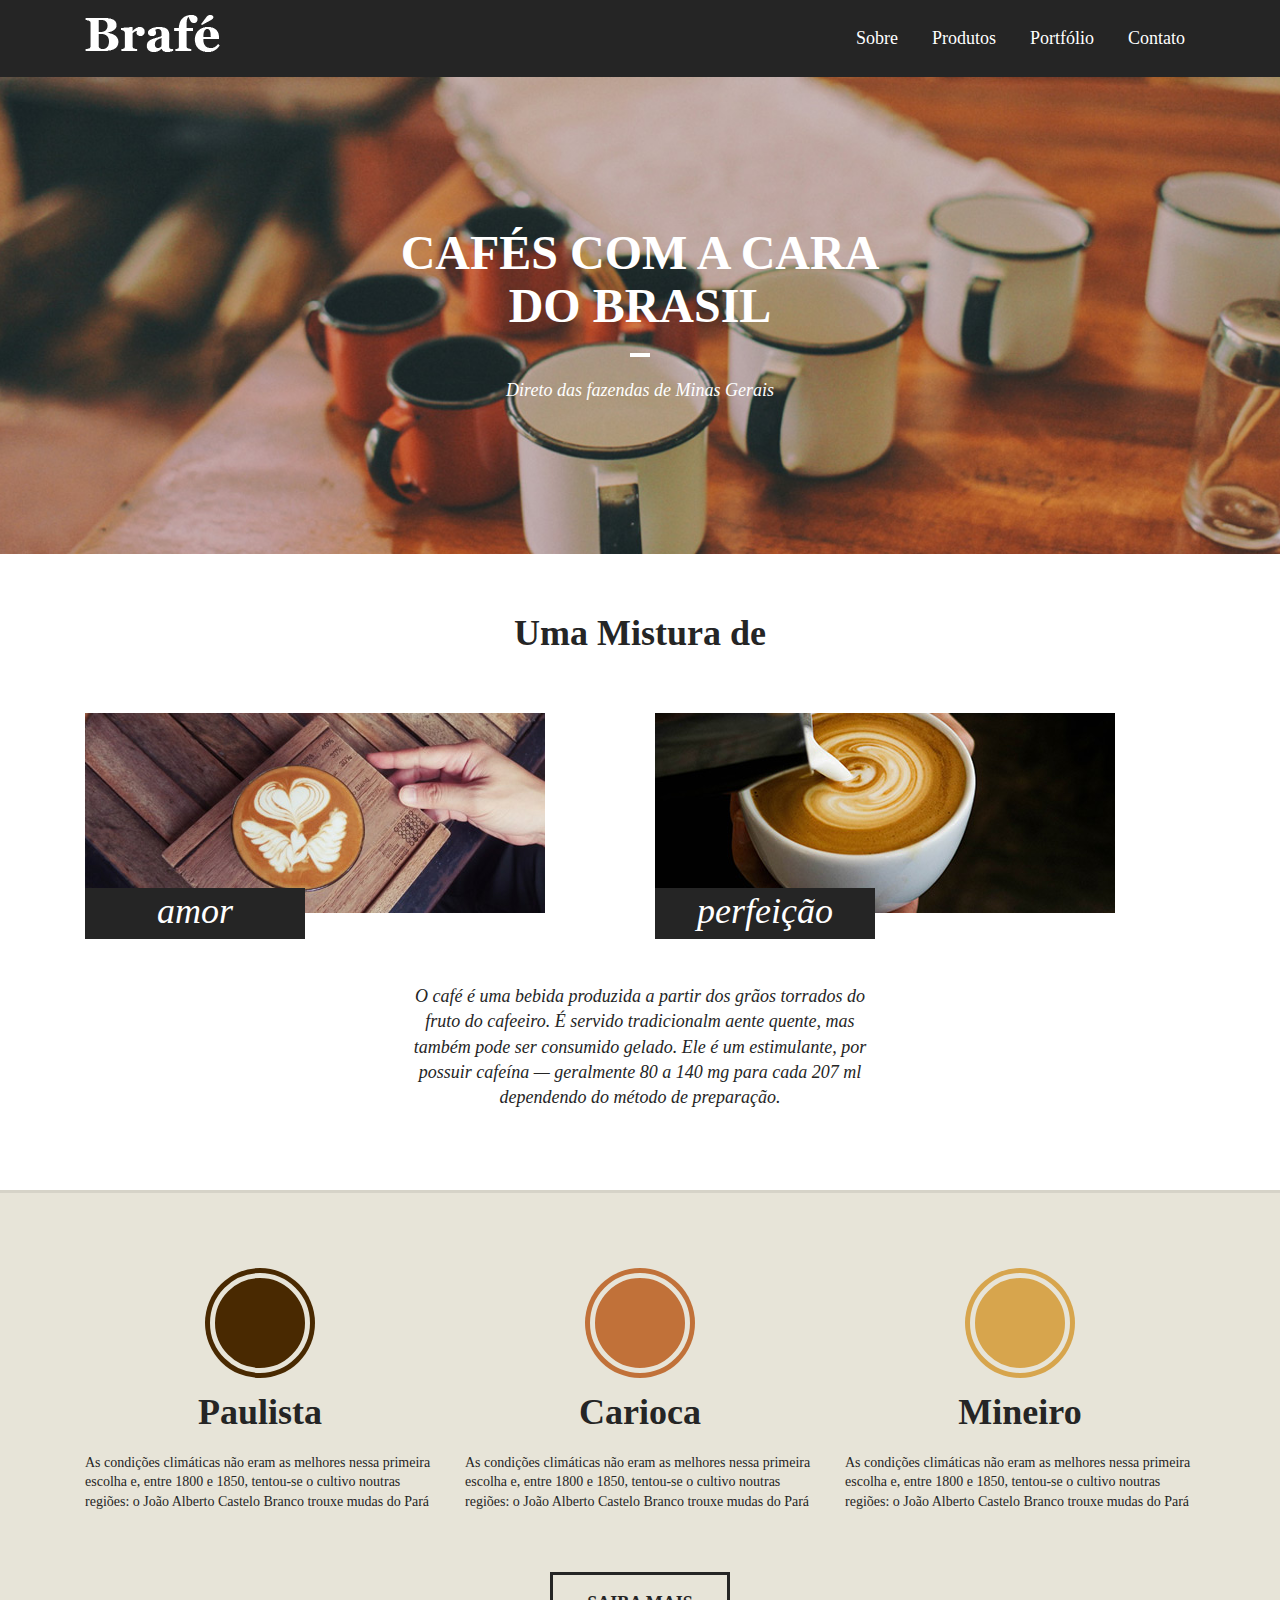
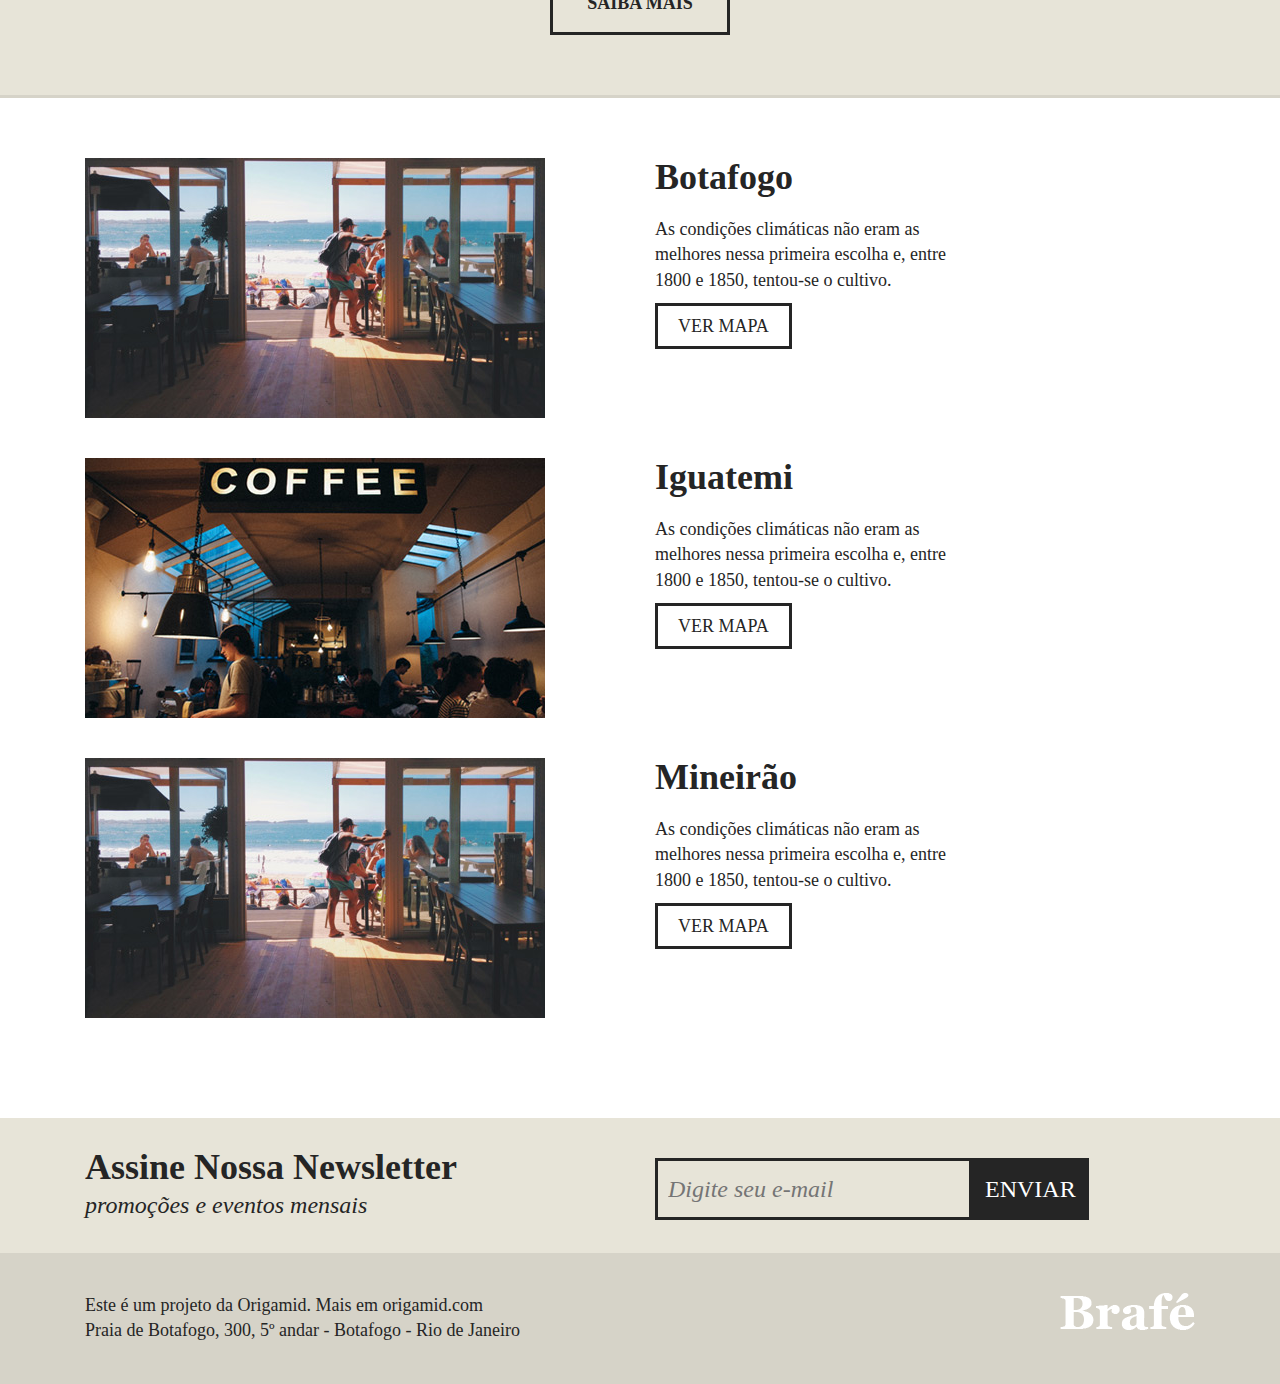
<file: Brafé 1/Brafé-bootstrap/index.html>
<!DOCTYPE html>
<html>
<head>
	<title>Brafé 1</title>
	<meta charset="utf-8">
	<meta name="viewport" content="width=device-width, initial-scale=1, shrink-to-fit=no">
	<link rel="stylesheet" type="text/css" href="css/bootstrap.min.css">
	<link rel="stylesheet" type="text/css" href="css/style.css">
</head>
<body>
	
	<header class="menu">
		<div class="container">
			<div class="row">
				<a class="menu-logo col-md-4" href="#"><img src="img/brafe.png" alt="Brafé"></a>	
				<nav class="menu-nav col-md-8">
					<ul>
						<li><a href="#">Sobre</a></li>
						<li><a href="#">Produtos</a></li>
						<li><a href="#">Portfólio</a></li>
						<li><a href="#">Contato</a></li>
					</ul>
				</nav>
			</div>
		</div>
	</header>
	
	<main class="intro">
		<h1>Cafés com a cara<br>do Brasil</h1>
		<p>Direto das fazendas de Minas Gerais</p>
	</main>
	
	<section class="sobre container">
		<h2>Uma Mistura de</h2>
		<div class="row">
			<div class="col-sm sobre-item">
				<img src="img/cafe-1.jpg">
				<h3>amor</h3>
			</div>
			<div class="col-sm sobre-item">
				<img src="img/cafe-2.jpg">
				<h3>perfeição</h3>
			</div>
		</div>
		<p>O café é uma bebida produzida a partir dos grãos torrados do fruto do cafeeiro. É servido tradicionalm
		aente quente, mas também pode ser consumido gelado. Ele é um estimulante, por possuir cafeína — geralmente 80 a 140 mg para cada 207 ml dependendo do método de preparação.</p>
	</section>
	
	<section class="produtos">
		<div class="container">
			<div class="row">
				<div class="produtos-item col-sm">
					<h2 class="produtos-paulista">Paulista</h2>
					<p>As condições climáticas não eram as melhores nessa primeira escolha e, entre 1800 e 1850, tentou-se o cultivo noutras regiões: o João Alberto Castelo Branco trouxe mudas do Pará</p>
				</div>
				<div class="produtos-item col-sm">
					<h2 class="produtos-carioca">Carioca</h2>
					<p>As condições climáticas não eram as melhores nessa primeira escolha e, entre 1800 e 1850, tentou-se o cultivo noutras regiões: o João Alberto Castelo Branco trouxe mudas do Pará</p>
				</div>
				<div class="produtos-item col-sm">
					<h2 class="produtos-mineiro">Mineiro</h2>
					<p>As condições climáticas não eram as melhores nessa primeira escolha e, entre 1800 e 1850, tentou-se o cultivo noutras regiões: o João Alberto Castelo Branco trouxe mudas do Pará</p>
				</div>
			</div>
			<a class="produtos-btn" href="#">Saiba Mais</a>
		</div>
	</section>
	
	<section class="locais container">
		<div class="locais-item row">
			<div class="col-sm">
				<img src="img/botafogo.jpg" alt="Brafé unidade Botafogo">
			</div>
			<div class="col-sm">
				<h2>Botafogo</h2>
				<p>As condições climáticas não eram as melhores nessa primeira escolha e, entre 1800 e 1850, tentou-se o cultivo.</p>
				<a href="#">Ver Mapa</a>
			</div>
		</div>
		
		<div class="locais-item row">
			<div class="col-sm">
				<img src="img/iguatemi.jpg" alt="Brafé unidade Iguatemi">
			</div>
			<div class="col-sm">
				<h2>Iguatemi</h2>
				<p>As condições climáticas não eram as melhores nessa primeira escolha e, entre 1800 e 1850, tentou-se o cultivo.</p>
				<a href="#">Ver Mapa</a>
			</div>
		</div>
		
		<div class="locais-item row">
			<div class="col-sm">
				<img src="img/botafogo.jpg" alt="Brafé unidade Mineirão">
			</div>
			<div class="col-sm">
				<h2>Mineirão</h2>
				<p>As condições climáticas não eram as melhores nessa primeira escolha e, entre 1800 e 1850, tentou-se o cultivo.</p>
				<a href="#">Ver Mapa</a>
			</div>
		</div>
	
	</section>
	
	<section class="assine">
		<div class="container">
			<div class="row">
				<div class="assine-info col-sm">
					<h2>Assine Nossa Newsletter</h2>
					<p>promoções e eventos mensais</p>
				</div>
				<form class="col-sm">
					<label>E-mail</label>
					<input type="text" placeholder="Digite seu e-mail">
					<button type="submit">Enviar</button>
				</form>
			</div>
		</div>
	</section>
	
	<footer class="footer">
		<div class="container">
			<div class="row">
				<p class="col-sm-8">Este é um projeto da Origamid. Mais em origamid.com<br>Praia de Botafogo, 300, 5º andar - Botafogo - Rio de Janeiro</p>
				<div class="col-sm">
					<img src="img/brafe.png" alt="Brafé">
				</div>
			</div>
		</div>
	</footer>
	
</body>
</html>
</file>
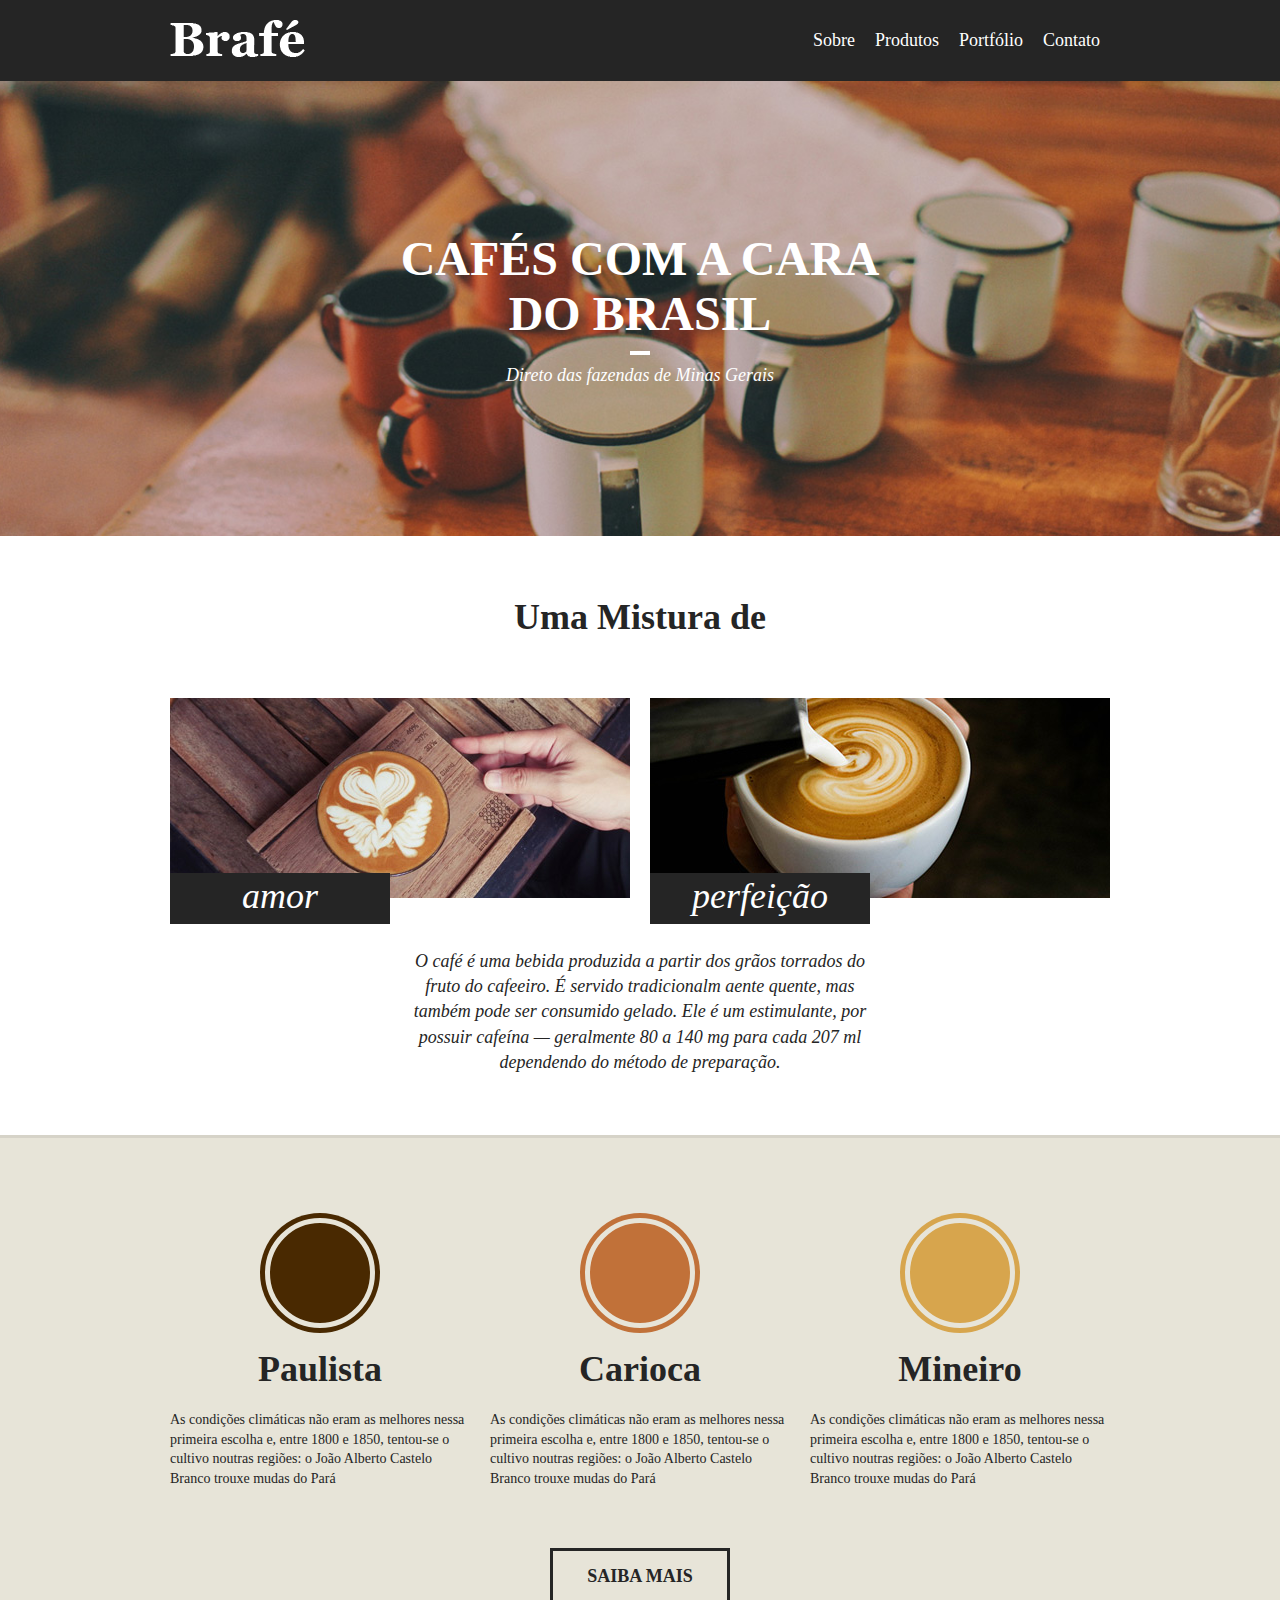
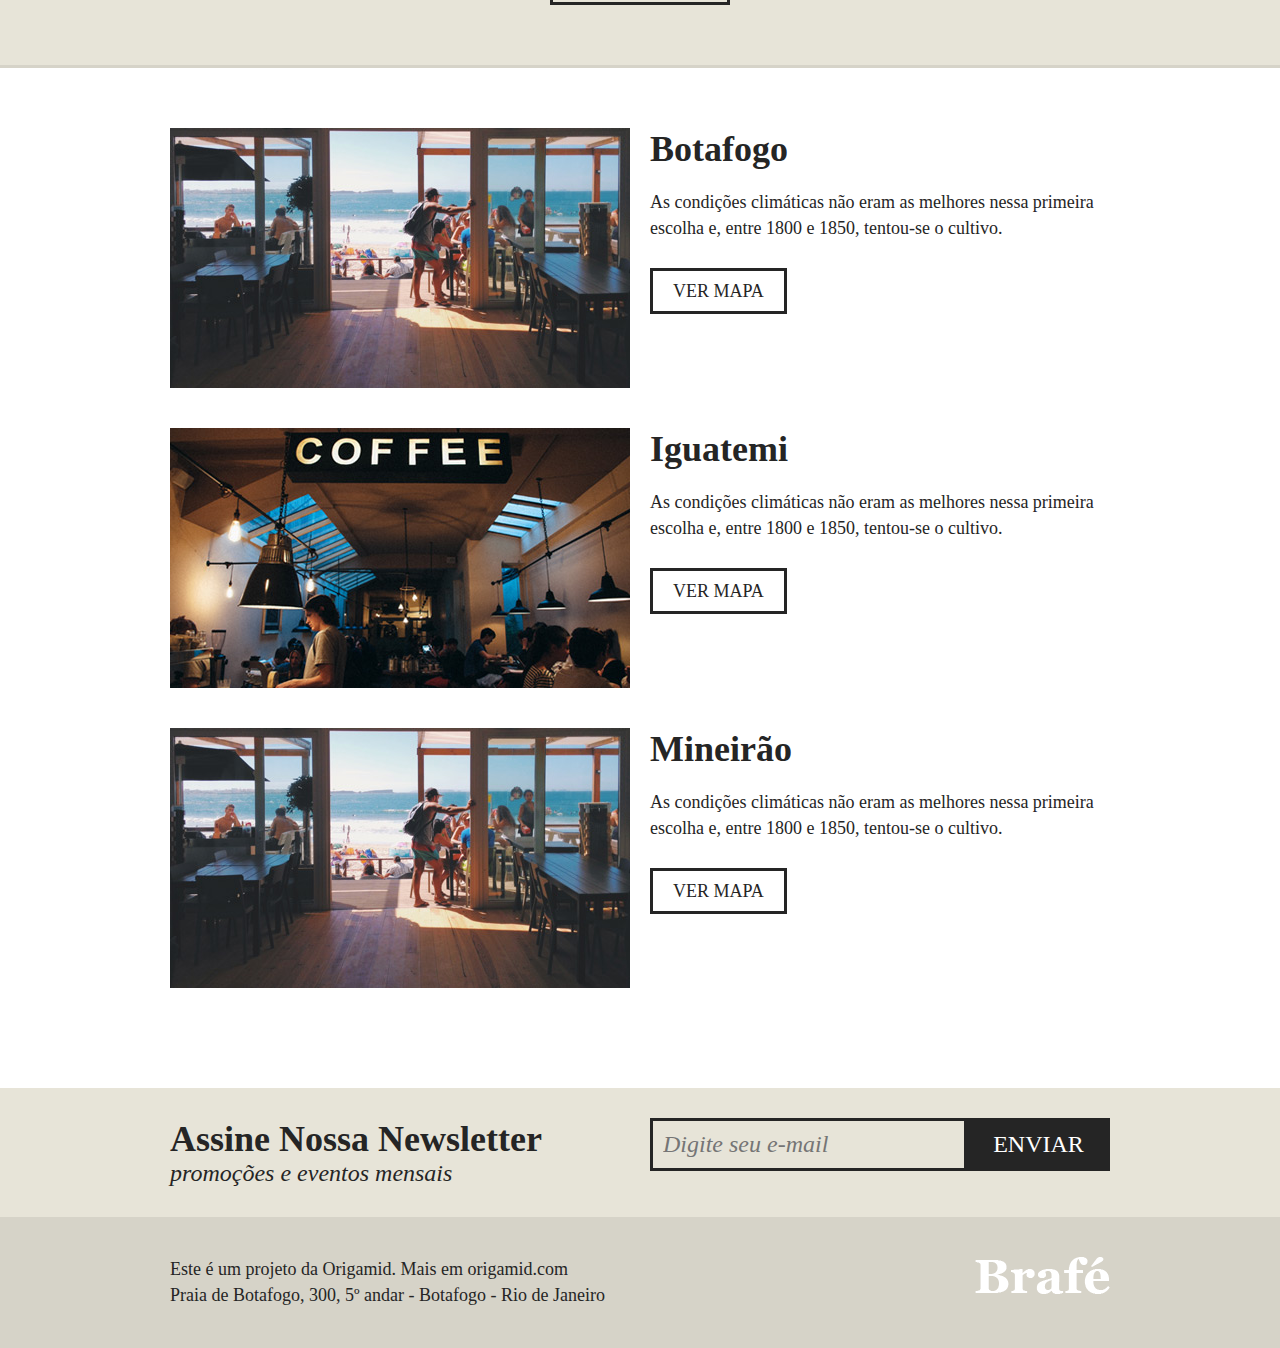
<file: Brafé 1/Brafé-flex/index.html>
<!DOCTYPE html>
<html>
<head>
	<title>Brafé 1</title>
	<meta charset="utf-8">
	<meta name="viewport" content="width=device-width, initial-scale=1, shrink-to-fit=no">
	<link rel="stylesheet" type="text/css" href="css/style.css">
</head>
<body>
	
	<header class="menu">
		<div class="container">
			<a class="menu-logo" href="#"><img src="img/brafe.png" alt="Brafé"></a>	
			<nav class="menu-nav">
				<ul>
					<li><a href="#">Sobre</a></li>
					<li><a href="#">Produtos</a></li>
					<li><a href="#">Portfólio</a></li>
					<li><a href="#">Contato</a></li>
				</ul>
			</nav>
		</div>
	</header>
	
	<main class="intro">
		<h1>Cafés com a cara<br>do Brasil</h1>
		<p>Direto das fazendas de Minas Gerais</p>
	</main>
	
	<section class="sobre">
		<h2>Uma Mistura de</h2>
		<div class="container">
			<div class="sobre-item">
				<img src="img/cafe-1.jpg">
				<h3>amor</h3>
			</div>
			<div class="sobre-item">
				<img src="img/cafe-2.jpg">
				<h3>perfeição</h3>
			</div>
		</div>
		<p>O café é uma bebida produzida a partir dos grãos torrados do fruto do cafeeiro. É servido tradicionalm
aente quente, mas também pode ser consumido gelado. Ele é um estimulante, por possuir cafeína — geralmente 80 a 140 mg para cada 207 ml dependendo do método de preparação.</p>
	</section>
	
	<section class="produtos">
		<div class="container">
			<div class="produtos-item">
				<h2 class="produtos-paulista">Paulista</h2>
				<p>As condições climáticas não eram as melhores nessa primeira escolha e, entre 1800 e 1850, tentou-se o cultivo noutras regiões: o João Alberto Castelo Branco trouxe mudas do Pará</p>
			</div>
			<div class="produtos-item">
				<h2 class="produtos-carioca">Carioca</h2>
				<p>As condições climáticas não eram as melhores nessa primeira escolha e, entre 1800 e 1850, tentou-se o cultivo noutras regiões: o João Alberto Castelo Branco trouxe mudas do Pará</p>
			</div>
			<div class="produtos-item">
				<h2 class="produtos-mineiro">Mineiro</h2>
				<p>As condições climáticas não eram as melhores nessa primeira escolha e, entre 1800 e 1850, tentou-se o cultivo noutras regiões: o João Alberto Castelo Branco trouxe mudas do Pará</p>
			</div>
		</div>
		<a class="produtos-btn" href="#">Saiba Mais</a>
	</section>
	
	<section class="locais">
		<div class="locais-item container">
			<div class="locais-img">
				<img src="img/botafogo.jpg" alt="Brafé unidade Botafogo">
			</div>
			<div class="locais-info">
				<h2>Botafogo</h2>
				<p>As condições climáticas não eram as melhores nessa primeira escolha e, entre 1800 e 1850, tentou-se o cultivo.</p>
				<a href="#">Ver Mapa</a>
			</div>
		</div>
		
		<div class="locais-item container">
			<div class="locais-img">
				<img src="img/iguatemi.jpg" alt="Brafé unidade Iguatemi">
			</div>
			<div class="locais-info">
				<h2>Iguatemi</h2>
				<p>As condições climáticas não eram as melhores nessa primeira escolha e, entre 1800 e 1850, tentou-se o cultivo.</p>
				<a href="#">Ver Mapa</a>
			</div>
		</div>
		
		<div class="locais-item container">
			<div class="locais-img">
				<img src="img/botafogo.jpg" alt="Brafé unidade Mineirão">
			</div>
			<div class="locais-info">
				<h2>Mineirão</h2>
				<p>As condições climáticas não eram as melhores nessa primeira escolha e, entre 1800 e 1850, tentou-se o cultivo.</p>
				<a href="#">Ver Mapa</a>
			</div>
		</div>
	
	</section>
	
	<section class="assine">
		<div class="container">
			<div class="assine-info">
				<h2>Assine Nossa Newsletter</h2>
				<p>promoções e eventos mensais</p>
			</div>
			<form>
				<label>E-mail</label>
				<input type="text" placeholder="Digite seu e-mail">
				<button type="submit">Enviar</button>
			</form>
		</div>
	</section>
	
	<footer class="footer">
		<div class="container">
			<p>Este é um projeto da Origamid. Mais em origamid.com<br>Praia de Botafogo, 300, 5º andar - Botafogo - Rio de Janeiro</p>
			<div class="footer-img">
				<img src="img/brafe.png" alt="Brafé">
			</div>
		</div>
	</footer>
	
</body>
</html>
</file>
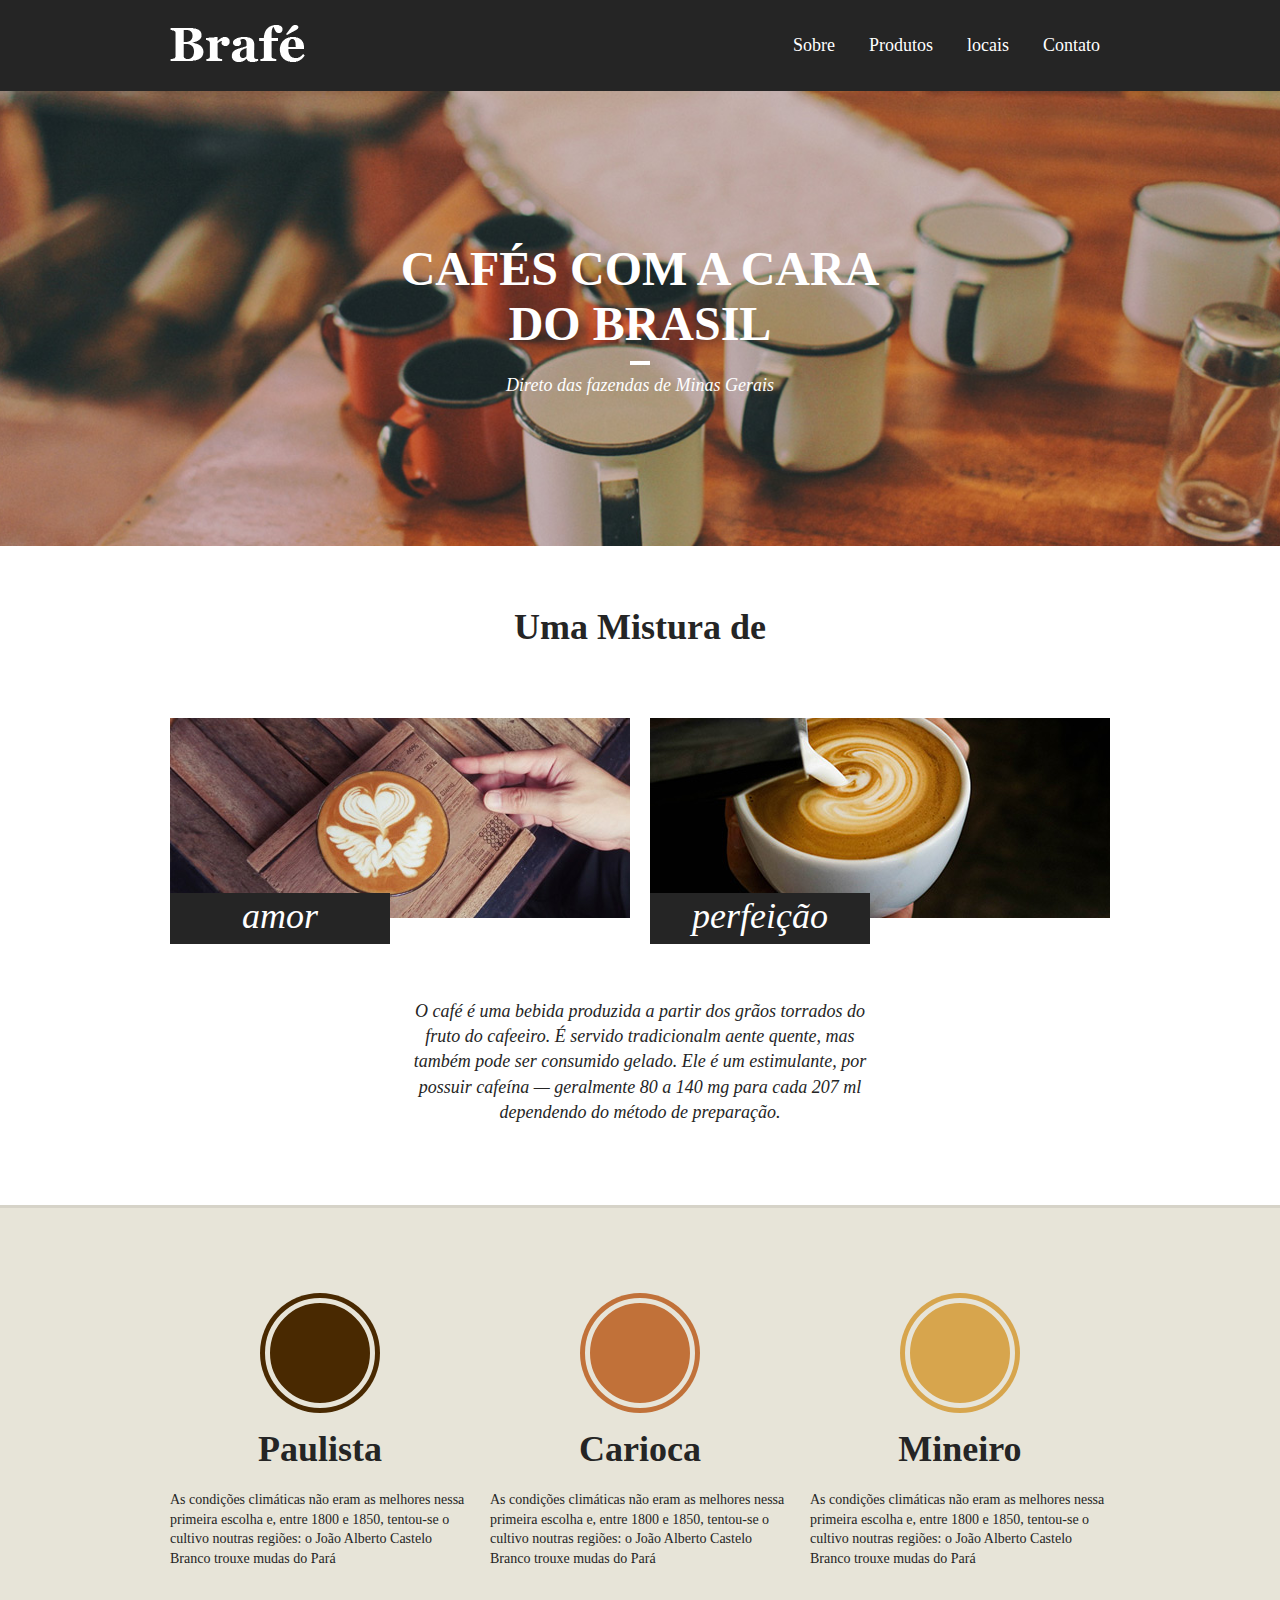
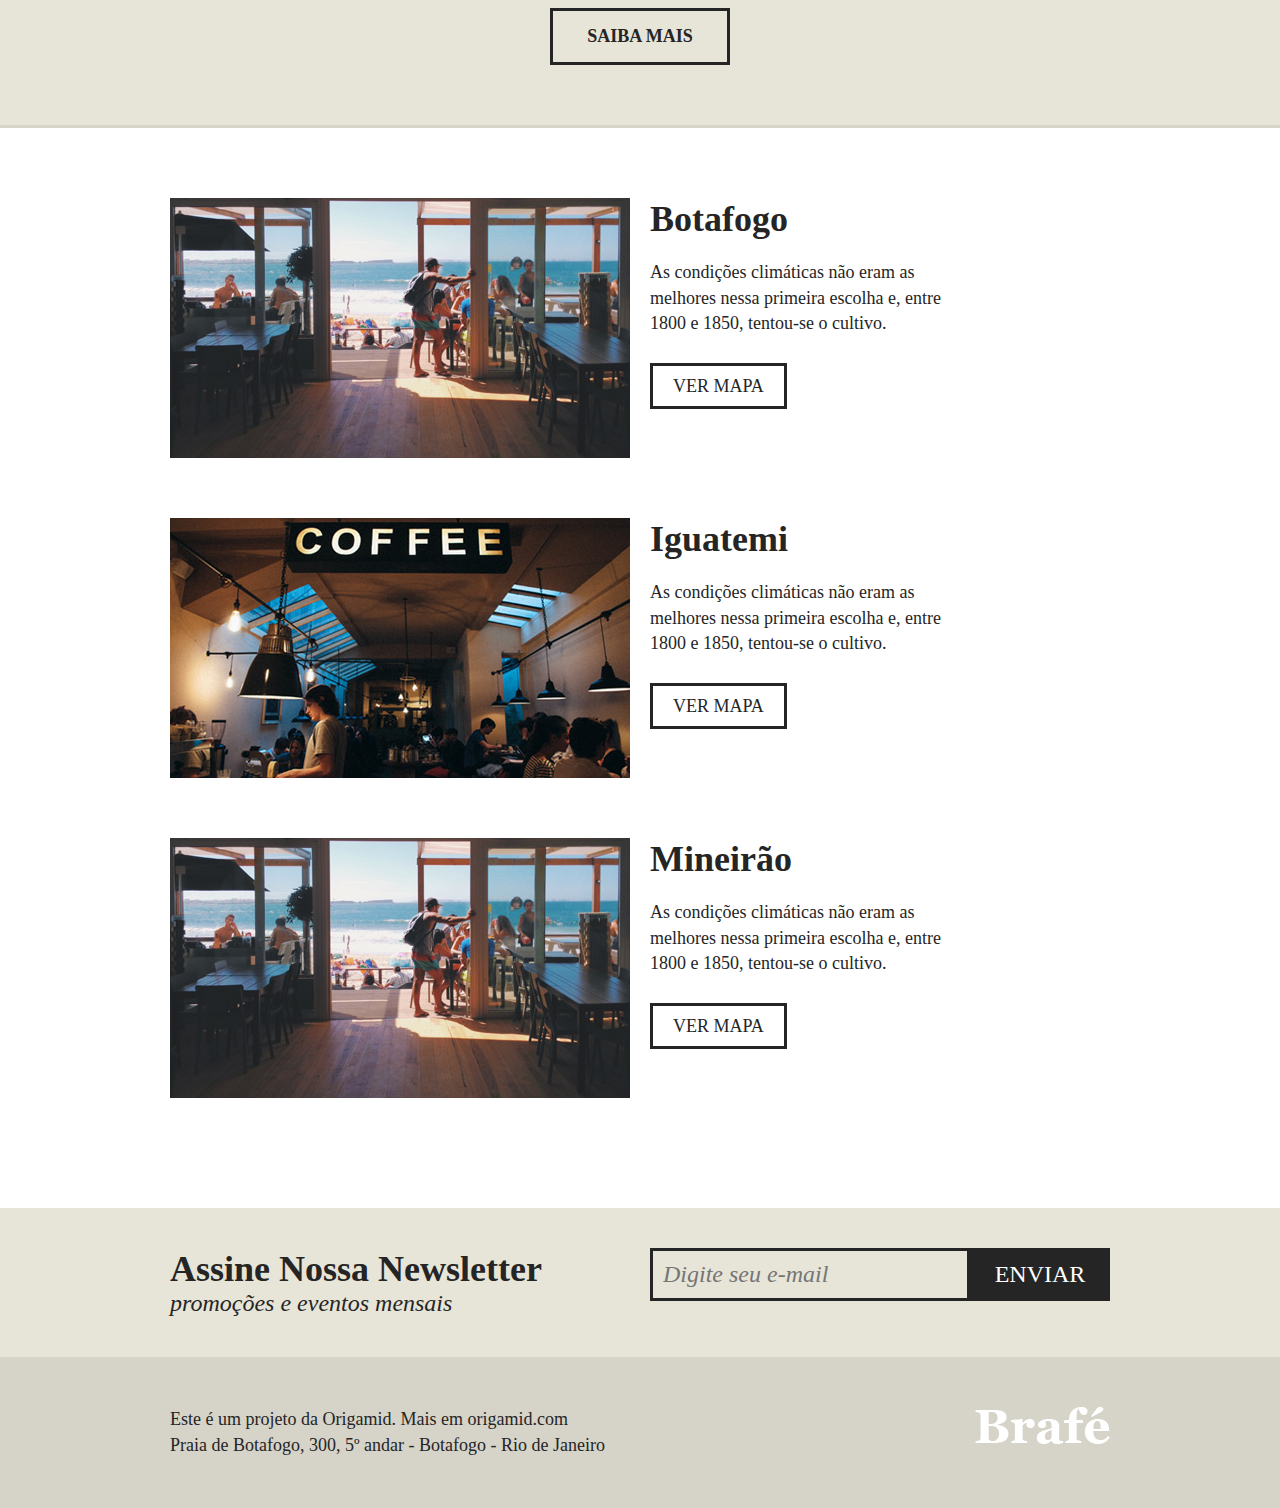
<file: Brafé 1/Brafé-grid/index.html>
<!DOCTYPE html>
<html>
<head>
	<title>Brafé 1</title>
	<meta charset="utf-8">
	<meta name="viewport" content="width=device-width, initial-scale=1, shrink-to-fit=no">
	<link rel="stylesheet" type="text/css" href="css/grid.css">
	<link rel="stylesheet" type="text/css" href="css/style.css">

</head>
<body>
	
	<header class="menu">
		<div class="container">
			<a class="menu-logo grid-4" href="#"><img src="img/brafe.png" alt="Brafé"></a>	
			<nav class="menu-nav grid-8">
				<ul>
					<li><a href="#sobre">Sobre</a></li>
					<li><a href="#produtos">Produtos</a></li>
					<li><a href="#locais">locais</a></li>
					<li><a href="#contato">Contato</a></li>
				</ul>
			</nav>
		</div>
	</header>
	
	<main class="intro">
		<h1>Cafés com a cara<br>do Brasil</h1>
		<p>Direto das fazendas de Minas Gerais</p>
	</main>
	
	<section class="sobre" id="sobre">
		<h2>Uma Mistura de</h2>
		<div class="container">
			<div class="sobre-item grid-6">
				<img src="img/cafe-1.jpg">
				<h3>amor</h3>
			</div>
			<div class="sobre-item grid-6">
				<img src="img/cafe-2.jpg">
				<h3>perfeição</h3>
			</div>
		</div>
		<p>O café é uma bebida produzida a partir dos grãos torrados do fruto do cafeeiro. É servido tradicionalm
aente quente, mas também pode ser consumido gelado. Ele é um estimulante, por possuir cafeína — geralmente 80 a 140 mg para cada 207 ml dependendo do método de preparação.</p>
	</section>
	
	<section class="produtos" id="produtos">
		<div class="container">
			<div class="produtos-item grid-4">
				<h2 class="produtos-paulista">Paulista</h2>
				<p>As condições climáticas não eram as melhores nessa primeira escolha e, entre 1800 e 1850, tentou-se o cultivo noutras regiões: o João Alberto Castelo Branco trouxe mudas do Pará</p>
			</div>
			<div class="produtos-item grid-4">
				<h2 class="produtos-carioca">Carioca</h2>
				<p>As condições climáticas não eram as melhores nessa primeira escolha e, entre 1800 e 1850, tentou-se o cultivo noutras regiões: o João Alberto Castelo Branco trouxe mudas do Pará</p>
			</div>
			<div class="produtos-item grid-4">
				<h2 class="produtos-mineiro">Mineiro</h2>
				<p>As condições climáticas não eram as melhores nessa primeira escolha e, entre 1800 e 1850, tentou-se o cultivo noutras regiões: o João Alberto Castelo Branco trouxe mudas do Pará</p>
			</div>
		</div>
		<a class="produtos-btn" href="#">Saiba Mais</a>
	</section>
	
	<section class="locais" id="locais">
		<div class="locais-item container">
			<div class="grid-6">
				<img src="img/botafogo.jpg" alt="Brafé unidade Botafogo">
			</div>
			<div class="grid-6">
				<h2>Botafogo</h2>
				<p>As condições climáticas não eram as melhores nessa primeira escolha e, entre 1800 e 1850, tentou-se o cultivo.</p>
				<a href="#">Ver Mapa</a>
			</div>
		</div>
		
		<div class="locais-item container">
			<div class="grid-6">
				<img src="img/iguatemi.jpg" alt="Brafé unidade Iguatemi">
			</div>
			<div class="grid-6">
				<h2>Iguatemi</h2>
				<p>As condições climáticas não eram as melhores nessa primeira escolha e, entre 1800 e 1850, tentou-se o cultivo.</p>
				<a href="#">Ver Mapa</a>
			</div>
		</div>
		
		<div class="locais-item container">
			<div class="grid-6">
				<img src="img/botafogo.jpg" alt="Brafé unidade Mineirão">
			</div>
			<div class="grid-6">
				<h2>Mineirão</h2>
				<p>As condições climáticas não eram as melhores nessa primeira escolha e, entre 1800 e 1850, tentou-se o cultivo.</p>
				<a href="#">Ver Mapa</a>
			</div>
		</div>
	
	</section>
	
	<section class="assine" id="contato">
		<div class="container">
			<div class="assine-info grid-6">
				<h2>Assine Nossa Newsletter</h2>
				<p>promoções e eventos mensais</p>
			</div>
			<form class="grid-6">
				<label>E-mail</label>
				<input type="text" placeholder="Digite seu e-mail">
				<button type="submit">Enviar</button>
			</form>
		</div>
	</section>
	
	<footer class="footer">
		<div class="container">
			<p class="grid-8">Este é um projeto da Origamid. Mais em origamid.com<br>Praia de Botafogo, 300, 5º andar - Botafogo - Rio de Janeiro</p>
			<div class="grid-4">
				<img src="img/brafe.png" alt="Brafé">
			</div>
		</div>
	</footer>
	
</body>
</html>
</file>
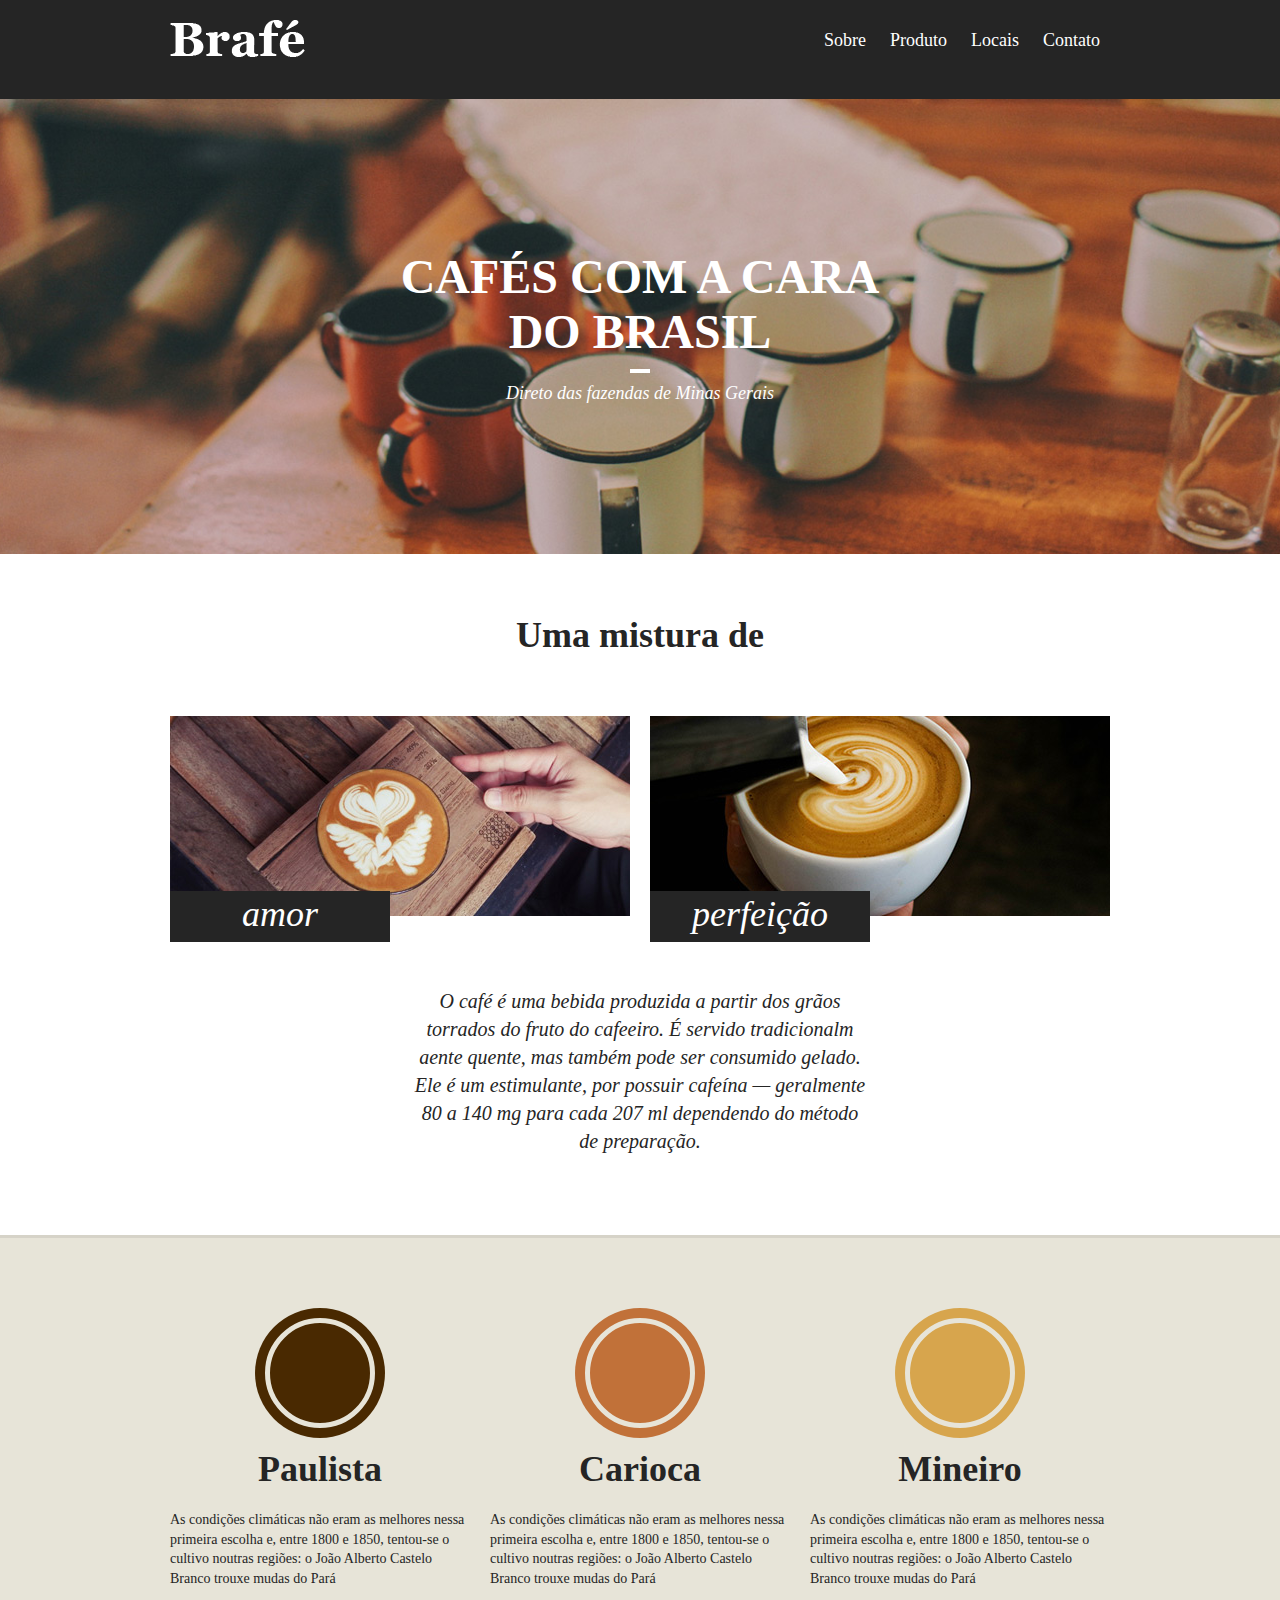
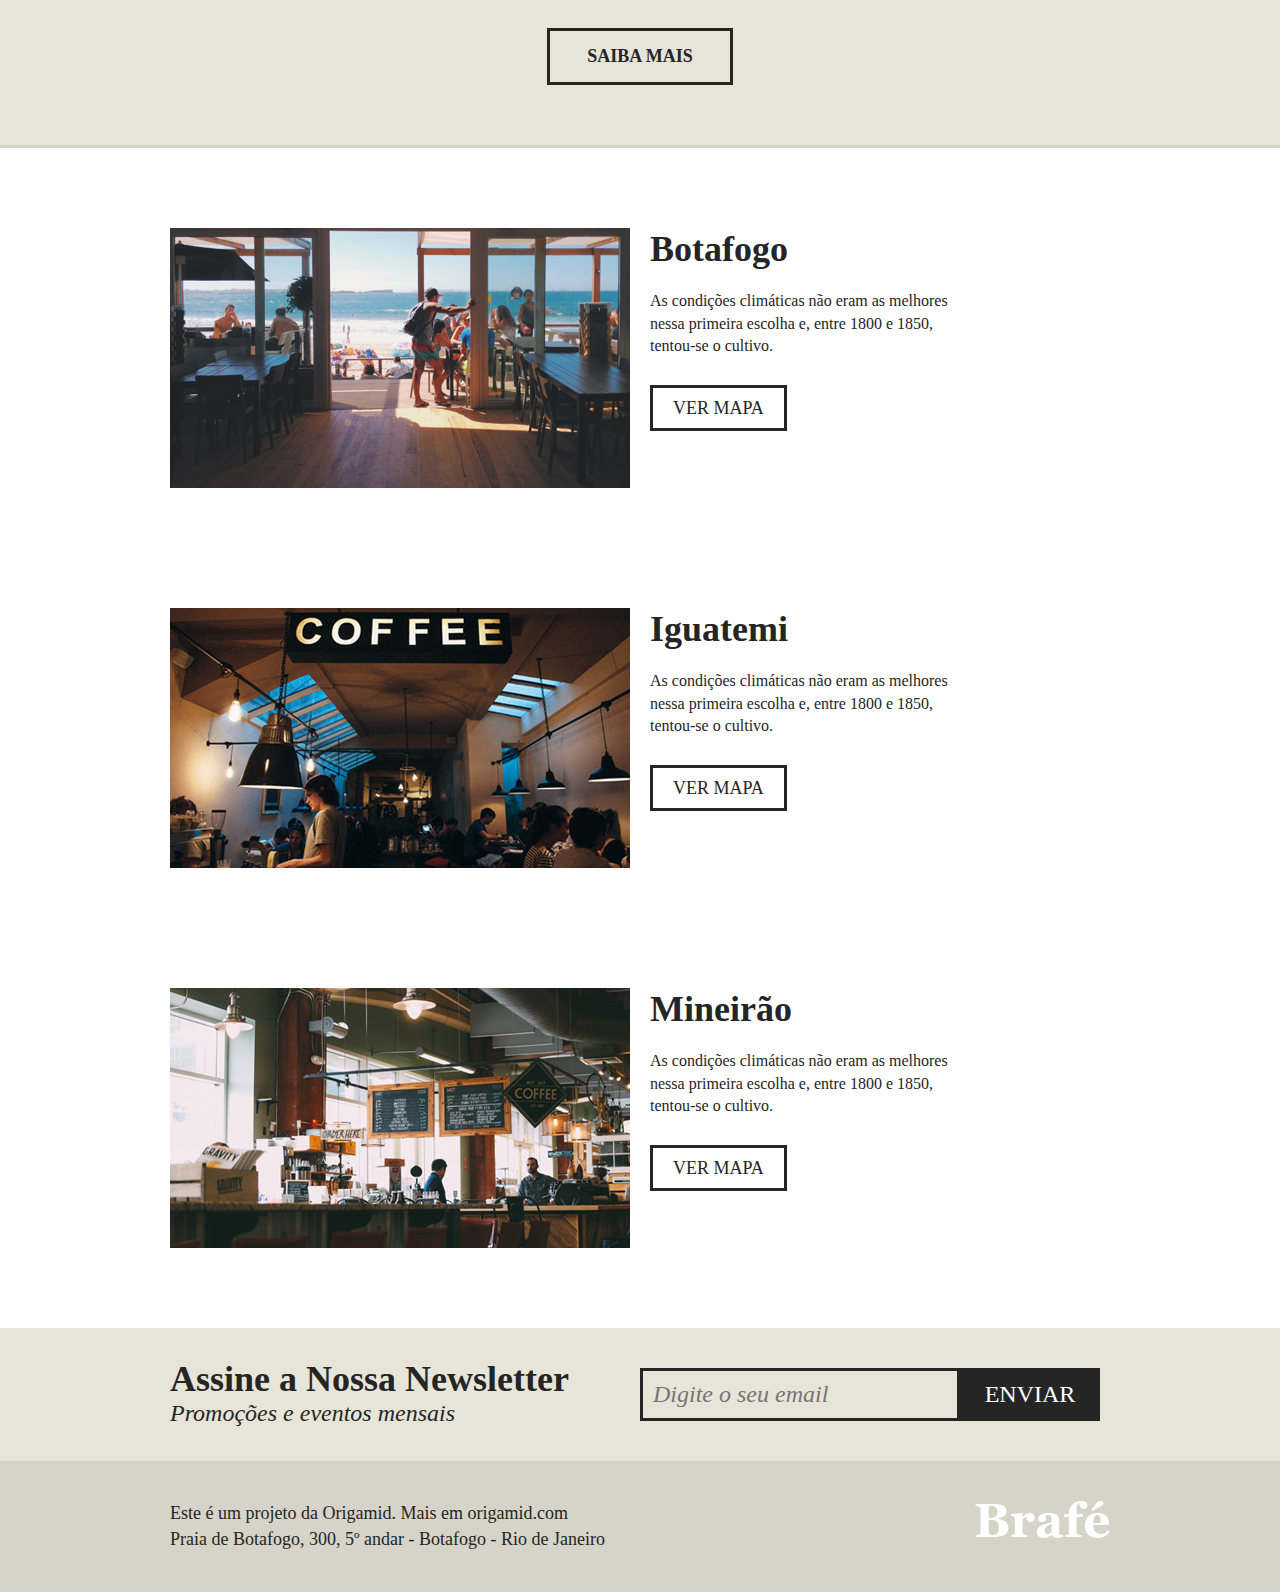
<file: Brafé 1/Brafé-puro/index.html>
<!DOCTYPE html>
<html>
    <head>
        <title>Brafé 1</title>
        <meta charset="UTF-8">
        <meta name="viewport" content="width=device-width, initial-scale=1, shrink-to-fit=no">
        <link rel="stylesheet" type="text/css" href="css/style.css">
    </head>
    <body>
        <header class="menu">
            <div class="menu-container">
                <a class="menu-logo" href="#"><img src="img/brafe.png" alt="Brafé"></a>
                <nav class="menu-nav">
                    <ul>
                        <li><a href="#sobre">Sobre</a></li>
                        <li><a href="#produtos">Produto</a></li>
                        <li><a href="#locais">Locais</a></li>
                        <li><a href="#contato">Contato</a></li>
                    </ul>
                </nav>
            </div>>
        </header>

        <main class="intro">
            <h1>Cafés com a cara <br>do Brasil</h1>
            <p>Direto das fazendas de Minas Gerais</p>
        </main>

        <section class="sobre" id="sobre">
            <h2>Uma mistura de </h2>
            <div class="sobre-container">
                <div class="sobre-item">
                    <img src="img/cafe-1.jpg">
                    <h3>amor</h3>
                </div>
                <div class="sobre-item">
                    <img src="img/cafe-2.jpg">
                    <h3>perfeição</h3>
                </div>
            </div>
            <p>O café é uma bebida produzida a partir dos grãos torrados do fruto do cafeeiro. 
                É servido tradicionalm aente quente, mas também pode ser consumido gelado. 
                Ele é um estimulante, por possuir cafeína — geralmente 80 a 140 mg para cada 207 ml dependendo do método de preparação.</p>
        </section>

        <section class="produtos" id="produtos">
            <div class="produtos-container">
                <div class="produtos-item">
                    <h2 class="produtos-paulista">Paulista</h2>
                    <p>As condições climáticas não eram as melhores nessa primeira escolha e, entre 1800 e 1850, tentou-se o cultivo noutras regiões: o João Alberto Castelo Branco trouxe mudas do Pará</p>
                </div>
                <div class="produtos-item">
                    <h2 class="produtos-carioca">Carioca</h2>
                    <p>As condições climáticas não eram as melhores nessa primeira escolha e, entre 1800 e 1850, tentou-se o cultivo noutras regiões: o João Alberto Castelo Branco trouxe mudas do Pará</p>
                </div>
                <div class="produtos-item">
                    <h2 class="produtos-mineiro">Mineiro</h2>
                    <p>As condições climáticas não eram as melhores nessa primeira escolha e, entre 1800 e 1850, tentou-se o cultivo noutras regiões: o João Alberto Castelo Branco trouxe mudas do Pará</p>
                </div>
            </div>
            <a class="produtos-btn" href="#">Saiba Mais</a>
        </section>

        <section class="locais" id="locais">
            <div class="locais-item">
                <img src="img/botafogo.jpg" alt="Brafé unidade Botafogo">
                <div>
                    <h2>Botafogo</h2>
                    <p>As condições climáticas não eram as melhores nessa primeira escolha e, entre 1800 e 1850, tentou-se o cultivo.</p>
                    <a href="#">Ver Mapa</a>
                </div>
            </div>
            <div class="locais-item">
                <img src="img/iguatemi.jpg" alt="Brafé unidade Iguatemi">
                <div>
                    <h2>Iguatemi</h2>
                    <p>As condições climáticas não eram as melhores nessa primeira escolha e, entre 1800 e 1850, tentou-se o cultivo.</p>
                    <a href="#">Ver Mapa</a>
                </div>
            </div>
            <div class="locais-item">
                <img src="img/mineirao.jpg" alt="Brafé unidade Mineirão">
                <div>
                    <h2>Mineirão</h2>
                    <p>As condições climáticas não eram as melhores nessa primeira escolha e, entre 1800 e 1850, tentou-se o cultivo.</p>
                    <a href="#">Ver Mapa</a>
                </div>
            </div>
        </section>

        <section class="newsletter" id="contato">
            <div class="newsletter-container">
                <div class="newsletter-info">
                    <h2>Assine a Nossa Newsletter</h2>
                    <p>Promoções e eventos mensais</p>
                </div>
                <form>
                    <label>E-mail</label>
                    <input type="text" placeholder="Digite o seu email">
                    <button type="submit">Enviar</button>
                </form>
            </div>
        </section>

        <footer class="footer">
            <div class="footer-container">
                <p>Este é um projeto da Origamid. Mais em origamid.com<br>Praia de Botafogo, 300, 5º andar - Botafogo - Rio de Janeiro</p>
                <img src="img/brafe.png" alt="Brafé">
            </div>
        </footer>
    </body>
</html>
</file>
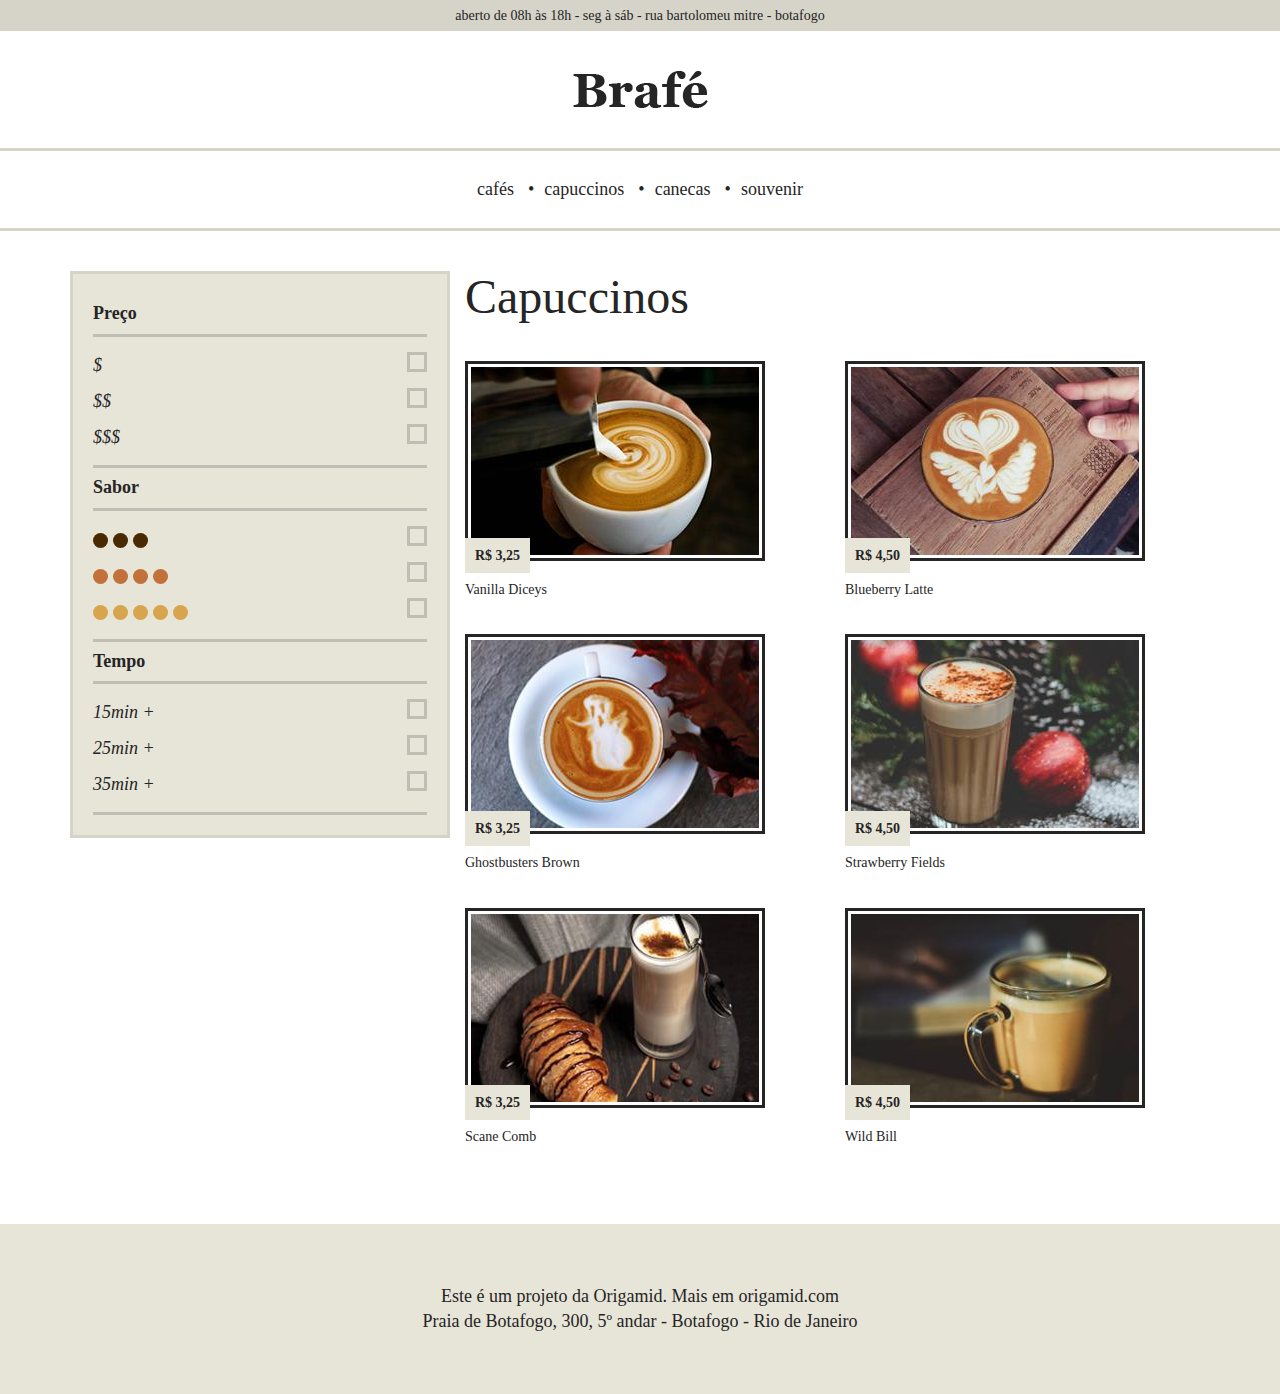
<file: Brafé 2/Brafé-bootstrap/index.html>
<!DOCTYPE html>
<html>
<head>
	<title>Brafé 2</title>
	<meta charset="utf-8">
	<meta name="viewport" content="width=device-width, initial-scale=1, shrink-to-fit=no">
	<link rel="stylesheet" type="text/css" href="css/bootstrap.min.css">
	<link rel="stylesheet" type="text/css" href="css/style.css">
</head>
<body>
	
	<header>
		<div class="header-informacoes">
			<p>aberto de 08h às 18h - seg à sáb - rua bartolomeu mitre - botafogo</p>
		</div>
		<a class="header-logo" href="index.html">
			<img src="img/brafe.png" alt="Brafé">
		</a>
		<nav class="header-menu">
			<ul>
				<li><a href="#">cafés</a></li>
				<li><a href="#">capuccinos</a></li>
				<li><a href="#">canecas</a></li>
				<li><a href="#">souvenir</a></li>
			</ul>
		</nav>
	</header>
	
	<div class="container">
		<div class="row">
			<nav class="filtro col-md-4">
				<h2>Preço</h2>
				<ul>
					<li>$</li>
					<li>$$</li>
					<li>$$$</li>
				</ul>
				<h2>Sabor</h2>
				<ul class="sabor">
					<li><span class="sabor-3">Marrom</span></li>
					<li><span class="sabor-4">Laranja</span></li>
					<li><span class="sabor-5">Amarelo</span></li>
				</ul>
				<h2>Tempo</h2>
				<ul>
					<li>15min +</li>
					<li>25min +</li>
					<li>35min +</li>
				</ul>
			</nav>
			
			<section class="produtos col-md-8">
				<h1>Capuccinos</h1>
				<ul class="row">
					<li class="col-6">
						<img src="img/cafe-1.jpg" alt="Café 1">
						<span>R$ 3,25</span>
						<h2>Vanilla Diceys</h2>
					</li>
					
					<li class="col-6">
						<img src="img/cafe-2.jpg" alt="Café 1">
						<span>R$ 4,50</span>
						<h2>Blueberry Latte</h2>
					</li>
					
					<li class="col-6">
						<img src="img/cafe-3.jpg" alt="Café 1">
						<span>R$ 3,25</span>
						<h2>Ghostbusters Brown</h2>
					</li>
					
					<li class="col-6">
						<img src="img/cafe-4.jpg" alt="Café 1">
						<span>R$ 4,50</span>
						<h2>Strawberry Fields</h2>
					</li>
					
					<li class="col-6">
						<img src="img/cafe-5.jpg" alt="Café 1">
						<span>R$ 3,25</span>
						<h2>Scane Comb</h2>
					</li>
					
					<li class="col-6">
						<img src="img/cafe-6.jpg" alt="Café 1">
						<span>R$ 4,50</span>
						<h2>Wild Bill</h2>
					</li>
				</ul>
			</section>
		</div>
		
	</div>
	
	<footer class="footer">
		<p>Este é um projeto da Origamid. Mais em origamid.com</p>
		<p>Praia de Botafogo, 300, 5º andar - Botafogo - Rio de Janeiro</p>
	</footer>
	
</body>
</html>
</file>
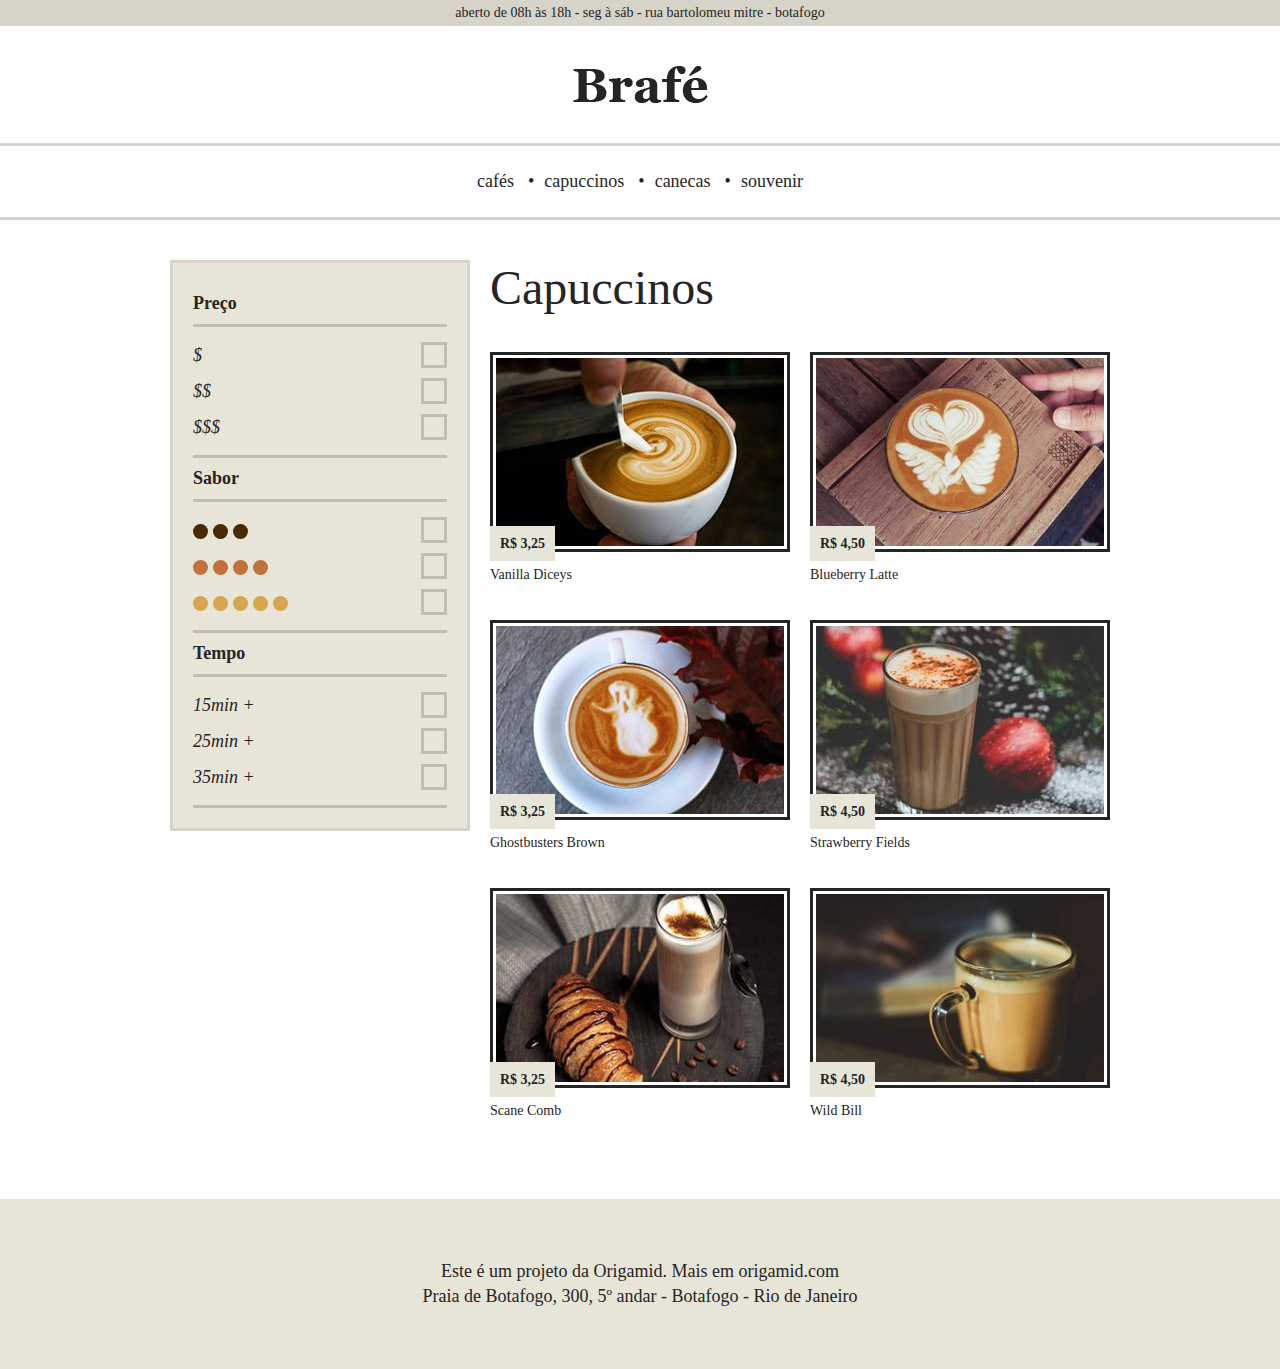
<file: Brafé 2/Brafé-flexbox/index.html>
<!DOCTYPE html>
<html>
<head>
	<title>Brafé 2</title>
	<meta charset="utf-8">
	<meta name="viewport" content="width=device-width, initial-scale=1, shrink-to-fit=no">
	<link rel="stylesheet" type="text/css" href="css/flex.css">
	<link rel="stylesheet" type="text/css" href="css/style.css">
</head>
<body>
	
	<header>
		<div class="header-informacoes">
			<p>aberto de 08h às 18h - seg à sáb - rua bartolomeu mitre - botafogo</p>
		</div>
		<a class="header-logo" href="index.html">
			<img src="img/brafe.png" alt="Brafé">
		</a>
		<nav class="header-menu">
			<ul>
				<li><a href="#">cafés</a></li>
				<li><a href="#">capuccinos</a></li>
				<li><a href="#">canecas</a></li>
				<li><a href="#">souvenir</a></li>
			</ul>
		</nav>
	</header>
	
	<div class="flex">
		<nav class="filtro flex-item-4">
			<h2>Preço</h2>
			<ul>
				<li>$</li>
				<li>$$</li>
				<li>$$$</li>
			</ul>
			<h2>Sabor</h2>
			<ul class="sabor">
				<li><span class="sabor-3">Marrom</span></li>
				<li><span class="sabor-4">Laranja</span></li>
				<li><span class="sabor-5">Amarelo</span></li>
			</ul>
			<h2>Tempo</h2>
			<ul>
				<li>15min +</li>
				<li>25min +</li>
				<li>35min +</li>
			</ul>
		</nav>
		
		<section class="produtos flex-item-8">
			<h1>Capuccinos</h1>
			<ul class="flex-row">
				<li class="flex-item-6">
					<img src="img/cafe-1.jpg" alt="Café 1">
					<span>R$ 3,25</span>
					<h2>Vanilla Diceys</h2>
				</li>
				
				<li class="flex-item-6">
					<img src="img/cafe-2.jpg" alt="Café 1">
					<span>R$ 4,50</span>
					<h2>Blueberry Latte</h2>
				</li>
				
				<li class="flex-item-6">
					<img src="img/cafe-3.jpg" alt="Café 1">
					<span>R$ 3,25</span>
					<h2>Ghostbusters Brown</h2>
				</li>
				
				<li class="flex-item-6">
					<img src="img/cafe-4.jpg" alt="Café 1">
					<span>R$ 4,50</span>
					<h2>Strawberry Fields</h2>
				</li>
				
				<li class="flex-item-6">
					<img src="img/cafe-5.jpg" alt="Café 1">
					<span>R$ 3,25</span>
					<h2>Scane Comb</h2>
				</li>
				
				<li class="flex-item-6">
					<img src="img/cafe-6.jpg" alt="Café 1">
					<span>R$ 4,50</span>
					<h2>Wild Bill</h2>
				</li>
			</ul>
		</section>
	</div>
	
	<footer class="footer">
		<p>Este é um projeto da Origamid. Mais em origamid.com</p>
		<p>Praia de Botafogo, 300, 5º andar - Botafogo - Rio de Janeiro</p>
	</footer>
	
</body>
</html>
</file>
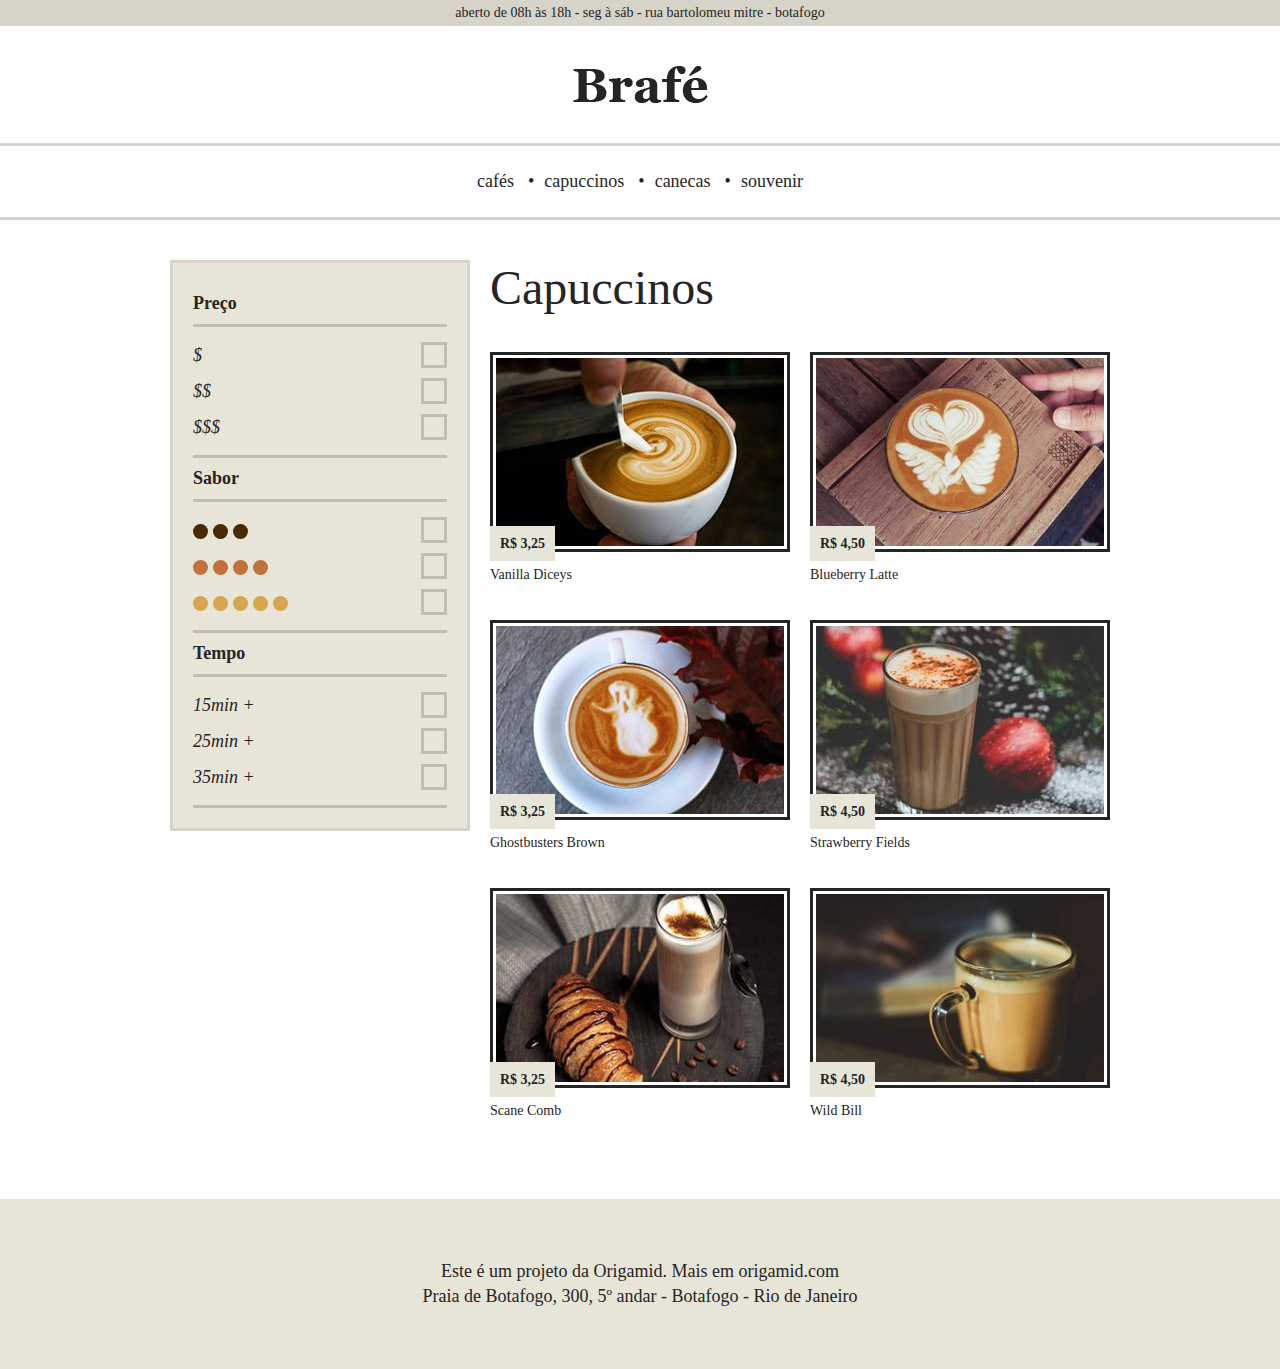
<file: Brafé 2/Brafé-grid/index.html>
<!DOCTYPE html>
<html>
<head>
	<title>Brafé 2</title>
	<meta charset="utf-8">
	<meta name="viewport" content="width=device-width, initial-scale=1, shrink-to-fit=no">
	<link rel="stylesheet" type="text/css" href="css/grid.css">
	<link rel="stylesheet" type="text/css" href="css/style.css">
</head>
<body>
	
	<header>
		<div class="header-informacoes">
			<p>aberto de 08h às 18h - seg à sáb - rua bartolomeu mitre - botafogo</p>
		</div>
		<a class="header-logo" href="index.html">
			<img src="img/brafe.png" alt="Brafé">
		</a>
		<nav class="header-menu">
			<ul>
				<li><a href="#">cafés</a></li>
				<li><a href="#">capuccinos</a></li>
				<li><a href="#">canecas</a></li>
				<li><a href="#">souvenir</a></li>
			</ul>
		</nav>
	</header>
	
	<div class="container">
		<nav class="filtro grid-4">
			<h2>Preço</h2>
			<ul>
				<li>$</li>
				<li>$$</li>
				<li>$$$</li>
			</ul>
			<h2>Sabor</h2>
			<ul class="sabor">
				<li><span class="sabor-3">Marrom</span></li>
				<li><span class="sabor-4">Laranja</span></li>
				<li><span class="sabor-5">Amarelo</span></li>
			</ul>
			<h2>Tempo</h2>
			<ul>
				<li>15min +</li>
				<li>25min +</li>
				<li>35min +</li>
			</ul>
		</nav>
		
		<section class="produtos grid-8">
			<h1>Capuccinos</h1>
			<ul class="row-mobile">
				<li class="grid-mobile-6">
					<img src="img/cafe-1.jpg" alt="Café 1">
					<span>R$ 3,25</span>
					<h2>Vanilla Diceys</h2>
				</li>
				
				<li class="grid-mobile-6">
					<img src="img/cafe-2.jpg" alt="Café 1">
					<span>R$ 4,50</span>
					<h2>Blueberry Latte</h2>
				</li>
				
				<li class="grid-mobile-6">
					<img src="img/cafe-3.jpg" alt="Café 1">
					<span>R$ 3,25</span>
					<h2>Ghostbusters Brown</h2>
				</li>
				
				<li class="grid-mobile-6">
					<img src="img/cafe-4.jpg" alt="Café 1">
					<span>R$ 4,50</span>
					<h2>Strawberry Fields</h2>
				</li>
				
				<li class="grid-mobile-6">
					<img src="img/cafe-5.jpg" alt="Café 1">
					<span>R$ 3,25</span>
					<h2>Scane Comb</h2>
				</li>
				
				<li class="grid-mobile-6">
					<img src="img/cafe-6.jpg" alt="Café 1">
					<span>R$ 4,50</span>
					<h2>Wild Bill</h2>
				</li>
			</ul>
		</section>
	</div>
	
	<footer class="footer">
		<p>Este é um projeto da Origamid. Mais em origamid.com</p>
		<p>Praia de Botafogo, 300, 5º andar - Botafogo - Rio de Janeiro</p>
	</footer>
	
</body>
</html>
</file>
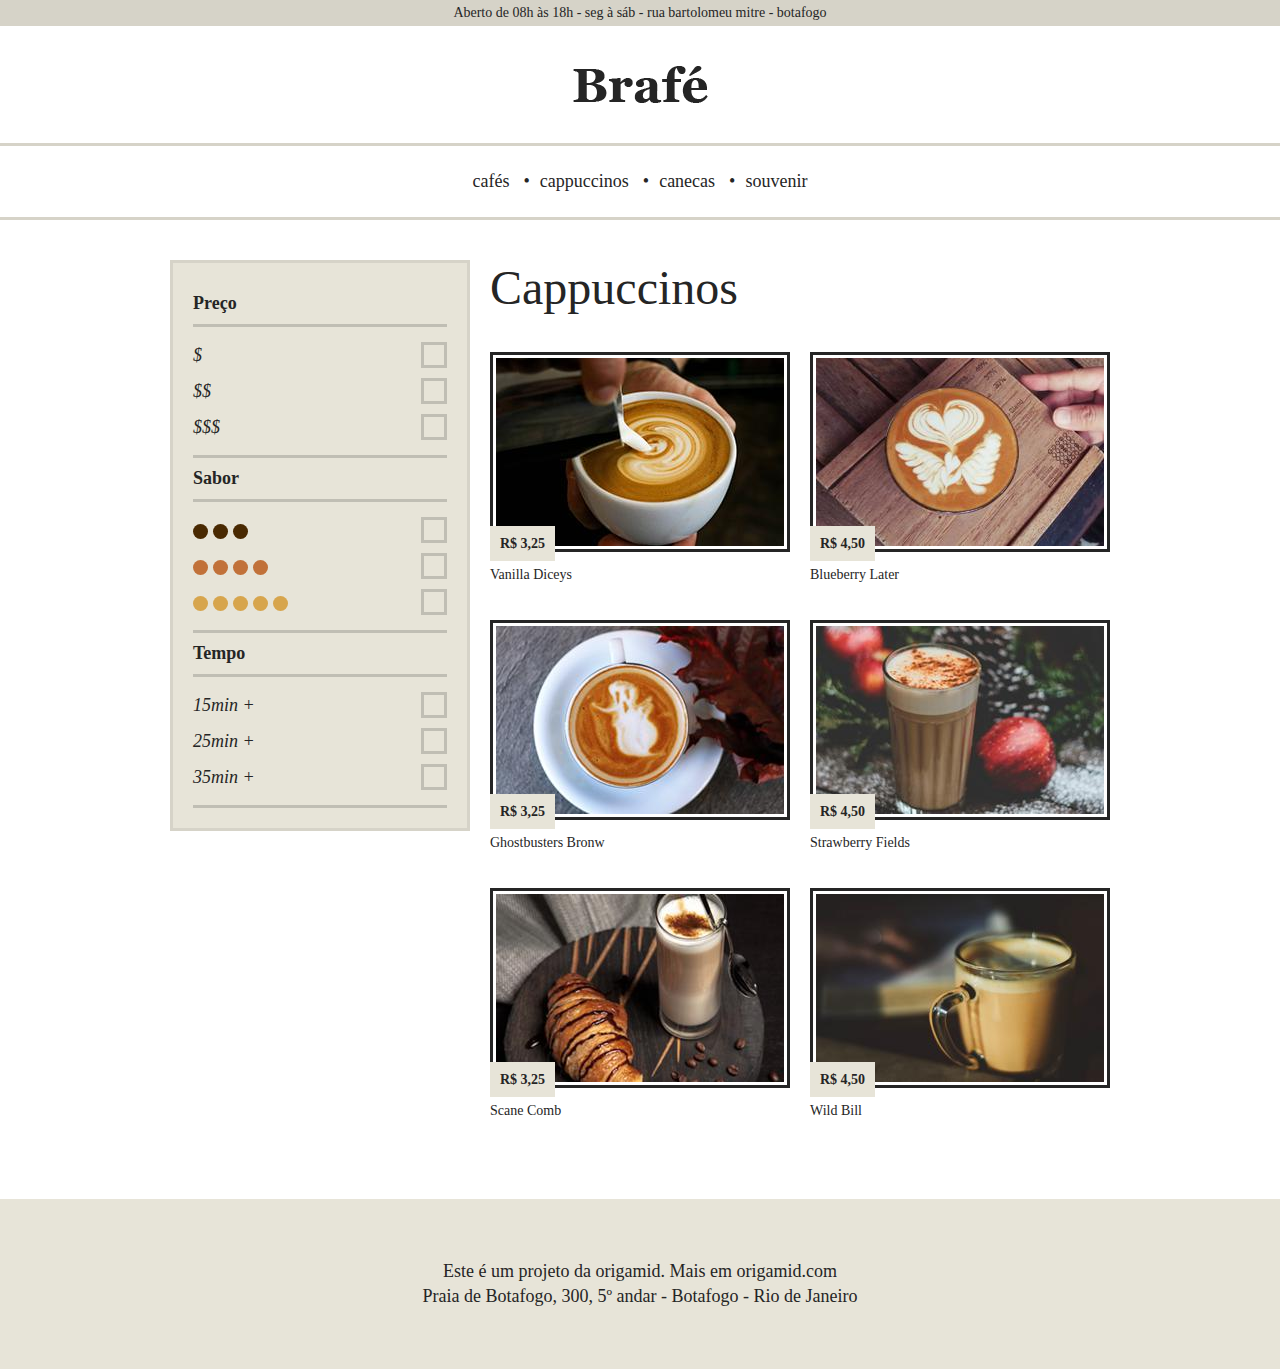
<file: Brafé 2/Brafé-puro/index.html>
<!DOCTYPE html>
<html lang="pt-br">
    <head>
        <title>Brafé 2</title>
        <meta charset="UTF-8">
        <meta name="viewport" content="width=device-width, initial-scale=1, shrink-to-fit=no">
        <link rel="stylesheet" type="text/css" href="css/style.css">
    </head>
    <body>
        <header>
            <div  class="header-informacoes">
                <p>Aberto de 08h às 18h - seg à sáb - rua bartolomeu mitre - botafogo</p>
            </div>
            <a class="header-logo" href="index.html">
                <img src="img/brafe.png" alt="Brafé">
            </a>
            <nav class="header-menu">
                <ul>
                    <li><a href="#">cafés</a></li>
                    <li><a href="#">cappuccinos</a></li>
                    <li><a href="#">canecas</a></li>
                    <li><a href="#">souvenir</a></li>
                </ul>
            </nav>
        </header>
        <div class="container">
            <nav class="filtro">
                <h2>Preço</h2>
                <ul>
                    <li>$</li>
                    <li>$$</li>
                    <li>$$$</li>
                </ul>
                <h2>Sabor</h2>
                <ul class="sabor">
                    <li><span class="sabor-3">Marrom</span></li>
                    <li><span class="sabor-4">Laranja</span></li>
                    <li><span class="sabor-5">Amarelo</span></li>
                </ul>
                <h2>Tempo</h2>
                <ul>
                    <li>15min +</li>
                    <li>25min +</li>
                    <li>35min +</li>
                </ul>
            </nav>

            <section class="produtos">
                <h1>Cappuccinos</h1>
                <ul>
                    <li>
                        <img src="img/cafe-1.jpg" alt="Café 1">
                        <span>R$ 3,25</span>
                        <h2>Vanilla Diceys</h2> 
                    </li>
                    <li>
                        <img src="img/cafe-2.jpg" alt="Café 1">
                        <span>R$ 4,50</span>
                        <h2>Blueberry Later</h2> 
                    </li>
                    <li>
                        <img src="img/cafe-3.jpg" alt="Café 1">
                        <span>R$ 3,25</span>
                        <h2>Ghostbusters Bronw</h2> 
                    </li>
                    <li>
                        <img src="img/cafe-4.jpg" alt="Café 1">
                        <span>R$ 4,50</span>
                        <h2>Strawberry Fields</h2> 
                    </li>
                    <li>
                        <img src="img/cafe-5.jpg" alt="Café 1">
                        <span>R$ 3,25</span>
                        <h2>Scane Comb</h2> 
                    </li>
                    <li>
                        <img src="img/cafe-6.jpg" alt="Café 1">
                        <span>R$ 4,50</span>
                        <h2>Wild Bill</h2> 
                    </li>
                </ul>
            </section>
        </div>

        <footer class="footer">
            <p>Este é um projeto da origamid. Mais em origamid.com</p>
            <p>Praia de Botafogo, 300, 5º andar - Botafogo - Rio de Janeiro</p>
        </footer>
    </body>
</html>
</file>
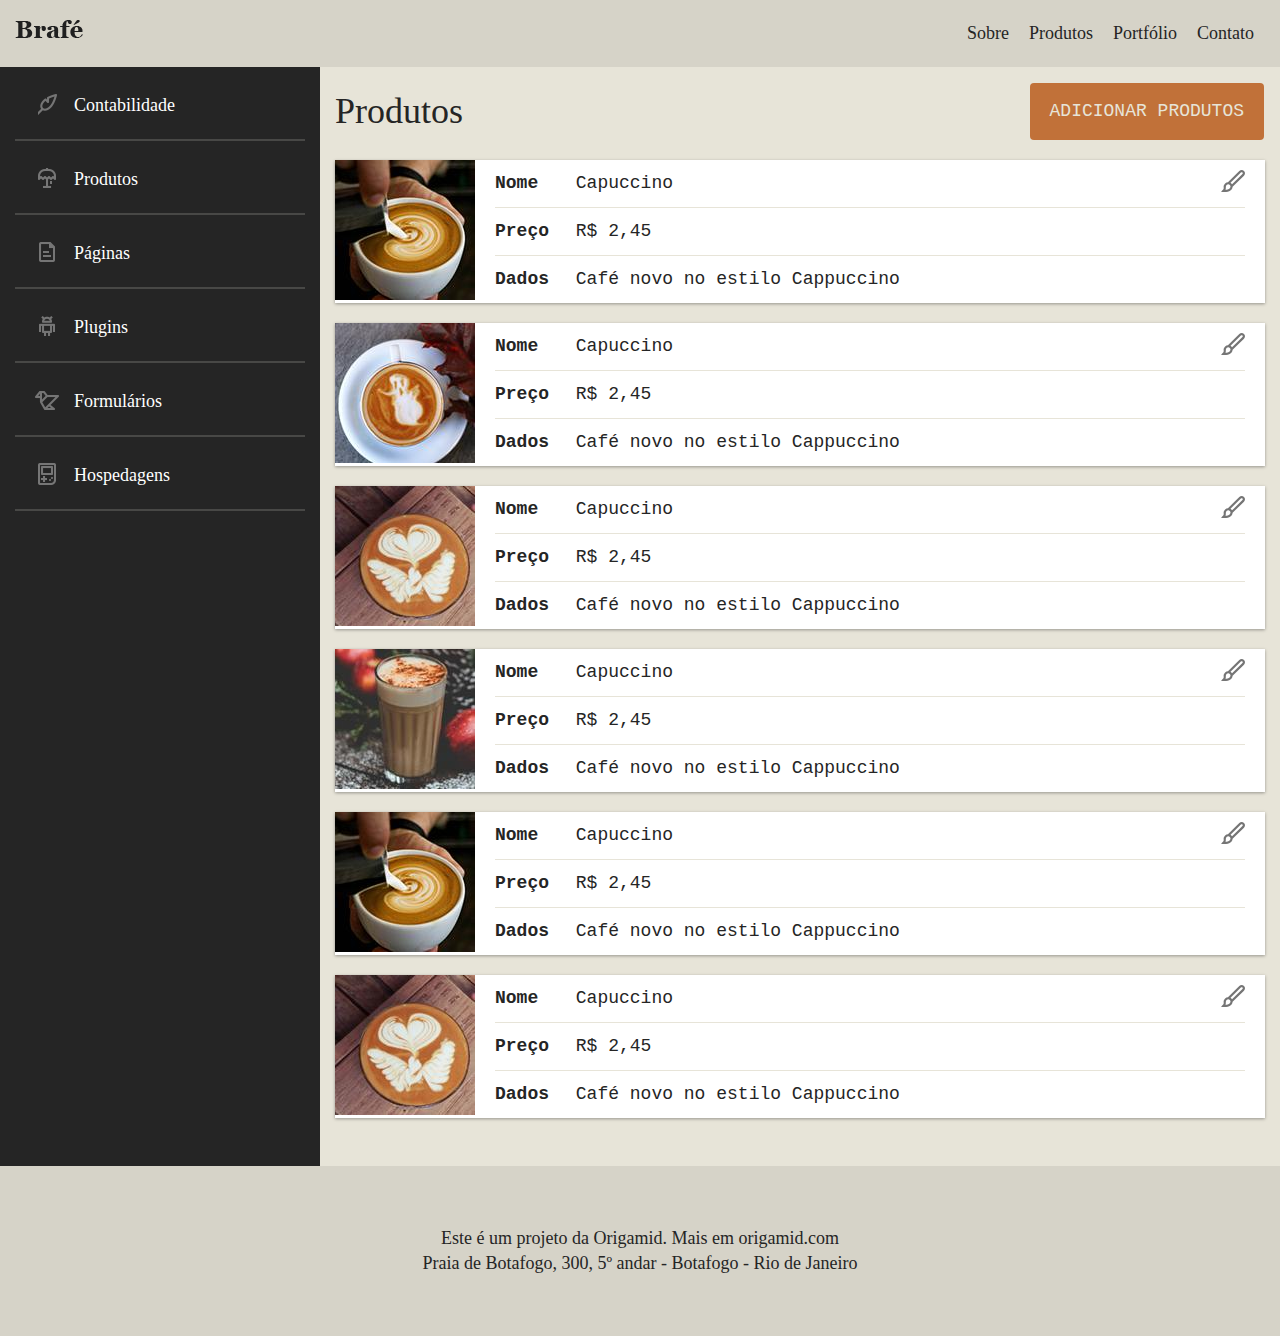
<file: Brafé 3/Brafé-bootstrap/index.html>
<!DOCTYPE html>
<html>
<head>
	<title>Brafé 3</title>
	<meta charset="utf-8">
	<meta name="viewport" content="width=device-width, initial-scale=1, shrink-to-fit=no">
	<link rel="stylesheet" type="text/css" href="css/bootstrap.min.css">
	<link rel="stylesheet" type="text/css" href="css/style.css">
</head>

<body>
	
<header class="header">
	<div class="container-fluid">
		<div class="row">
			<a class="header-logo mr-auto col-md-4" href="#">
				<img src="img/brafe.png" alt="Brafé">
			</a>
			<nav class="header-menu mr-3 ml-3">
				<ul>
					<li><a href="#">Sobre</a></li>
					<li><a href="#">Produtos</a></li>
					<li><a href="#">Portfólio</a></li>
					<li><a href="#">Contato</a></li>
				</ul>
			</nav>
		</div>
	</div>
</header>
	
<main class="main-container container-fluid">
	<div class="row">
		<nav class="side-nav col-md-4 col-xl-3">
			<ul>
				<li><a class="nav-contabilidade" href="#">Contabilidade</a></li>
				<li><a class="nav-produtos" href="#">Produtos</a></li>
				<li><a class="nav-paginas" href="#">Páginas</a></li>
				<li><a class="nav-plugins" href="#">Plugins</a></li>
				<li><a class="nav-formularios" href="#">Formulários</a></li>
				<li><a class="nav-hospedagens" href="#">Hospedagens</a></li>
			</ul>
		</nav>
		
		<section class="produtos col-md-8 col-xl-9 mb-5">
			<header class="row align-items-center mt-3">
				<h1 class="col">Produtos</h1>
				<a class="adicionar-produtos mr-3 ml-3" href="#">Adicionar Produtos</a>
			</header>
			<ul>
				<li class="produtos-item">
					<div class="media">
						<img src="img/cafe-1.jpg" alt="Café 1">
						<ul class="media-body">
							<li><span>Nome</span> Capuccino</li>
							<li><span>Preço</span> R$ 2,45</li>
							<li><span>Dados</span> Café novo no estilo Cappuccino</li>
						</ul>
						<a href="#">Editar</a>
					</div>
				</li>
				
				<li class="produtos-item">
					<div class="media">
						<img src="img/cafe-2.jpg" alt="Café 2">
						<ul class="media-body">
							<li><span>Nome</span> Capuccino</li>
							<li><span>Preço</span> R$ 2,45</li>
							<li><span>Dados</span> Café novo no estilo Cappuccino</li>
						</ul>
						<a href="#">Editar</a>
					</div>
				</li>
				
				<li class="produtos-item">
					<div class="media">
						<img src="img/cafe-3.jpg" alt="Café 3">
						<ul class="media-body">
							<li><span>Nome</span> Capuccino</li>
							<li><span>Preço</span> R$ 2,45</li>
							<li><span>Dados</span> Café novo no estilo Cappuccino</li>
						</ul>
						<a href="#">Editar</a>
					</div>
				</li>
				
				<li class="produtos-item">
					<div class="media">
						<img src="img/cafe-4.jpg" alt="Café 4">
						<ul class="media-body">
							<li><span>Nome</span> Capuccino</li>
							<li><span>Preço</span> R$ 2,45</li>
							<li><span>Dados</span> Café novo no estilo Cappuccino</li>
						</ul>
						<a href="#">Editar</a>
					</div>
				</li>
				
				<li class="produtos-item">
					<div class="media">
						<img src="img/cafe-1.jpg" alt="Café 1">
						<ul class="media-body">
							<li><span>Nome</span> Capuccino</li>
							<li><span>Preço</span> R$ 2,45</li>
							<li><span>Dados</span> Café novo no estilo Cappuccino</li>
						</ul>
						<a href="#">Editar</a>
					</div>
				</li>
				
				<li class="produtos-item">
					<div class="media">
						<img src="img/cafe-3.jpg" alt="Café 3">
						<ul class="media-body">
							<li><span>Nome</span> Capuccino</li>
							<li><span>Preço</span> R$ 2,45</li>
							<li><span>Dados</span> Café novo no estilo Cappuccino</li>
						</ul>
						<a href="#">Editar</a>
					</div>
				</li>
			</ul>
		</section>
	</div>
</main>

	
<footer class="footer">
	<p>Este é um projeto da Origamid. Mais em origamid.com</p>
	<p>Praia de Botafogo, 300, 5º andar - Botafogo - Rio de Janeiro</p>
</footer>
	
</body>
	
</html>
</file>
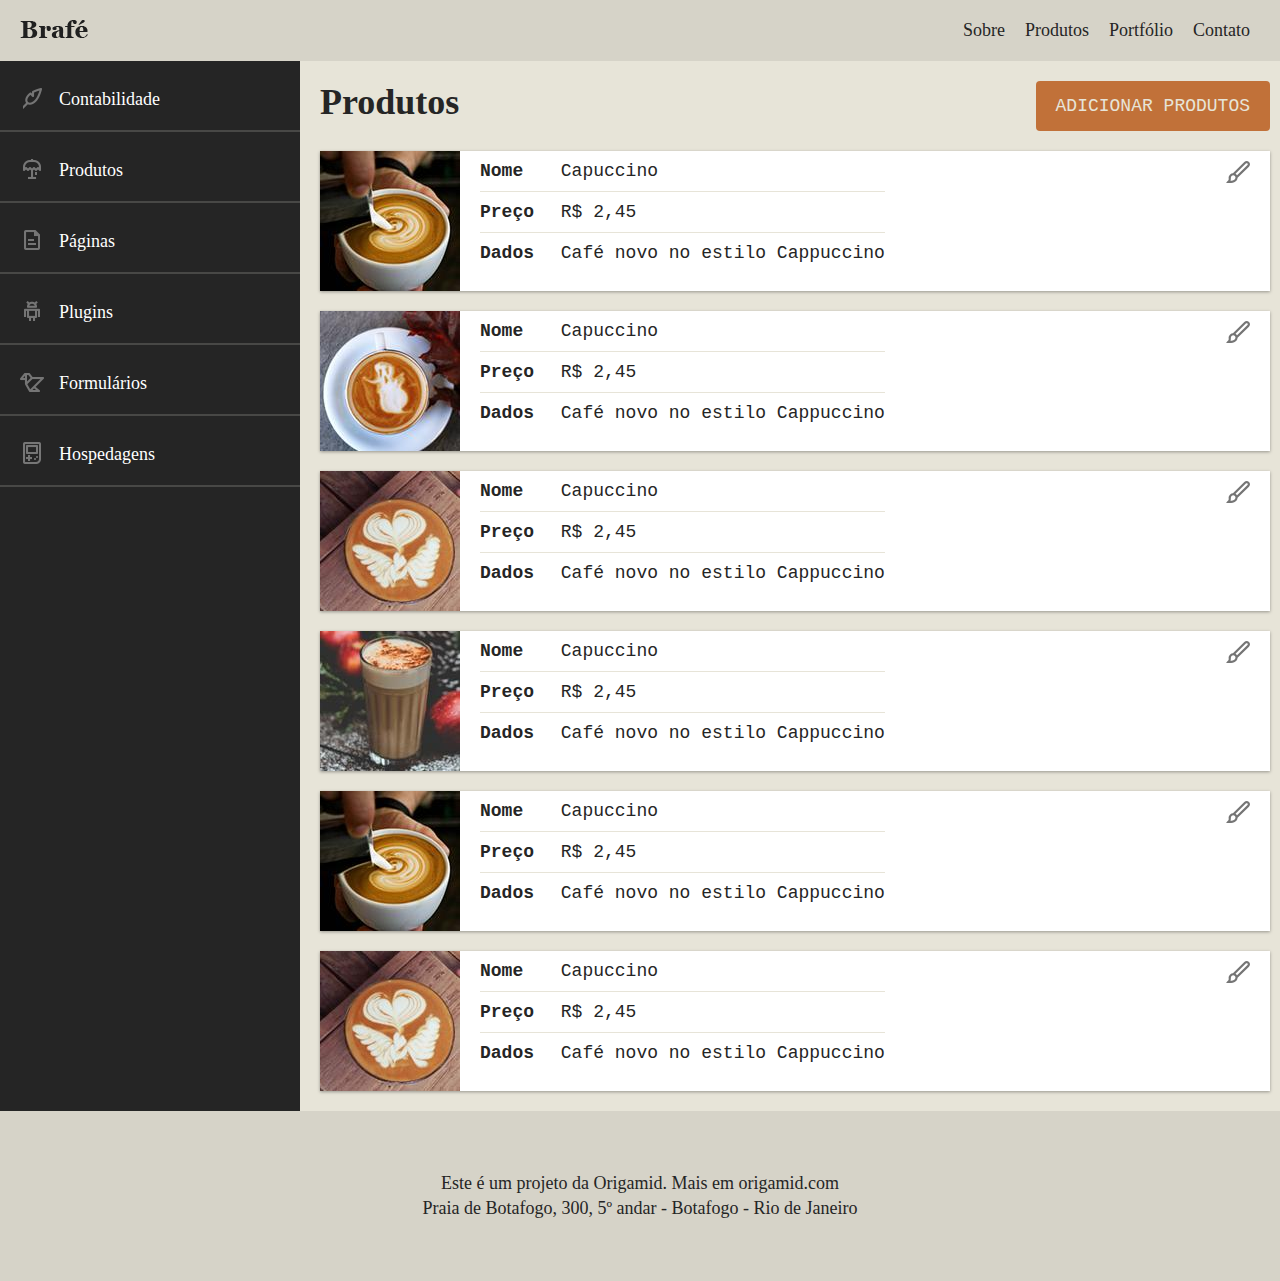
<file: Brafé 3/Brafé-flexbox/index.html>
<!DOCTYPE html>
<html>
<head>
	<title>Brafé 3</title>
	<meta charset="utf-8">
	<meta name="viewport" content="width=device-width, initial-scale=1, shrink-to-fit=no">
	<link rel="stylesheet" type="text/css" href="css/style.css">
</head>

<body>
	
<header class="header">
	<a class="header-logo" href="#">
		<img src="img/brafe.png" alt="Brafé">
	</a>
	<nav class="header-menu">
		<ul>
			<li><a href="#">Sobre</a></li>
			<li><a href="#">Produtos</a></li>
			<li><a href="#">Portfólio</a></li>
			<li><a href="#">Contato</a></li>
		</ul>
	</nav>
</header>
	
<main class="main-container">
	
	<nav class="side-nav">
		<ul>
			<li><a class="nav-contabilidade" href="#">Contabilidade</a></li>
			<li><a class="nav-produtos" href="#">Produtos</a></li>
			<li><a class="nav-paginas" href="#">Páginas</a></li>
			<li><a class="nav-plugins" href="#">Plugins</a></li>
			<li><a class="nav-formularios" href="#">Formulários</a></li>
			<li><a class="nav-hospedagens" href="#">Hospedagens</a></li>
		</ul>
	</nav>
	
	<section class="produtos">
		<header class="produtos-header">
			<h1>Produtos</h1>
			<a class="adicionar-produtos" href="#">Adicionar Produtos</a>
		</header>
		<ul>
			<li class="produtos-item">
				<img src="img/cafe-1.jpg" alt="Café 1">
				<ul>
					<li><span>Nome</span> Capuccino</li>
					<li><span>Preço</span> R$ 2,45</li>
					<li><span>Dados</span> Café novo no estilo Cappuccino</li>
				</ul>
				<a href="#">Editar</a>
			</li>
			
			<li class="produtos-item">
				<img src="img/cafe-2.jpg" alt="Café 2">
				<ul>
					<li><span>Nome</span> Capuccino</li>
					<li><span>Preço</span> R$ 2,45</li>
					<li><span>Dados</span> Café novo no estilo Cappuccino</li>
				</ul>
				<a href="#">Editar</a>
			</li>
			
			<li class="produtos-item">
				<img src="img/cafe-3.jpg" alt="Café 3">
				<ul>
					<li><span>Nome</span> Capuccino</li>
					<li><span>Preço</span> R$ 2,45</li>
					<li><span>Dados</span> Café novo no estilo Cappuccino</li>
				</ul>
				<a href="#">Editar</a>
			</li>
			
			<li class="produtos-item">
				<img src="img/cafe-4.jpg" alt="Café 4">
				<ul>
					<li><span>Nome</span> Capuccino</li>
					<li><span>Preço</span> R$ 2,45</li>
					<li><span>Dados</span> Café novo no estilo Cappuccino</li>
				</ul>
				<a href="#">Editar</a>
			</li>
			
			<li class="produtos-item">
				<img src="img/cafe-1.jpg" alt="Café 1">
				<ul>
					<li><span>Nome</span> Capuccino</li>
					<li><span>Preço</span> R$ 2,45</li>
					<li><span>Dados</span> Café novo no estilo Cappuccino</li>
				</ul>
				<a href="#">Editar</a>
			</li>
			
			<li class="produtos-item">
				<img src="img/cafe-3.jpg" alt="Café 3">
				<ul>
					<li><span>Nome</span> Capuccino</li>
					<li><span>Preço</span> R$ 2,45</li>
					<li><span>Dados</span> Café novo no estilo Cappuccino</li>
				</ul>
				<a href="#">Editar</a>
			</li>
		</ul>
	</section>
</main>

	
<footer class="footer">
	<p>Este é um projeto da Origamid. Mais em origamid.com</p>
	<p>Praia de Botafogo, 300, 5º andar - Botafogo - Rio de Janeiro</p>
</footer>
	
</body>
	
</html>
</file>
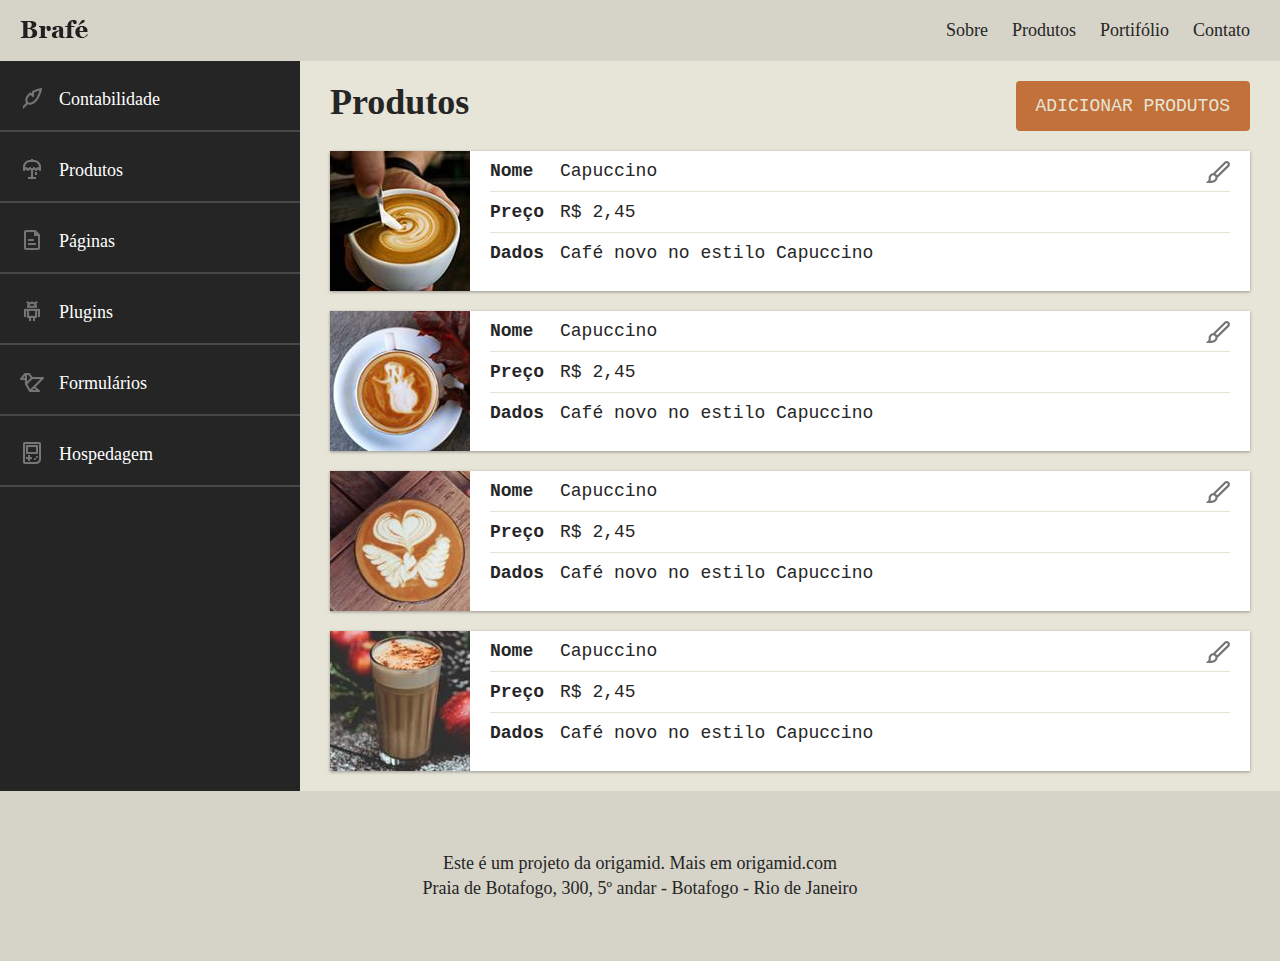
<file: Brafé 3/Brafé-puro/index.html>
<!DOCTYPE html>
<html lang="pt-br">
    <head>
        <title>Brafé 3</title>
        <meta charset="UTF-8">
        <meta name="viewport" content="width=device-width, initial-scale=1, shrink-to-fit=no">
        <link rel="stylesheet" type="text/css" href="css/style.css">
    </head>

    <body>
        <header class="header">
            <a class="header-logo" href="#">
                <img src="img/brafe.png" alt="Brafé">
            </a>
            <nav class="header-menu">
                <ul>
                    <li><a href="#sobre">Sobre</a></li>
                    <li><a href="#Produtos">Produtos</a></li>
                    <li><a href="#Portifolio">Portifólio</a></li>
                    <li><a href="#Contato">Contato</a></li>
                </ul>
            </nav>
        </header>

        <main class="main-container">
            <nav class="side-nav">
                <ul>
                    <li><a class="nav-contabilidade" href="#">Contabilidade</a></li>
                    <li><a class="nav-produtos" href="#produtos">Produtos</a></li>
                    <li><a class="nav-paginas" href="#">Páginas</a></li>
                    <li><a class="nav-plugins" href="#">Plugins</a></li>
                    <li><a class="nav-formulario" href="#">Formulários</a></li>
                    <li><a class="nav-hospedagem" href="#">Hospedagem</a></li>
                </ul>
            </nav>

            <section class="produtos">
                <header>
                    <h1>Produtos</h1>
                    <a class="adicionar-produtos" href="#">Adicionar Produtos</a>
                </header>
                <ul>
                    <li class="produtos-item">
                        <img src="img/cafe-1.jpg" alt="Café 1">
                        <ul>
                            <li><span>Nome</span>Capuccino</li>
                            <li><span>Preço</span>R$ 2,45</li>
                            <li><span>Dados</span>Café novo no estilo Capuccino</li>
                        </ul>
                        <a href="#">Editar</a>
                    </li>

                    <li class="produtos-item">
                        <img src="img/cafe-2.jpg" alt="Café 2">
                        <ul>
                            <li><span>Nome</span>Capuccino</li>
                            <li><span>Preço</span>R$ 2,45</li>
                            <li><span>Dados</span>Café novo no estilo Capuccino</li>
                        </ul>
                        <a href="#">Editar</a>
                    </li>

                    <li class="produtos-item">
                        <img src="img/cafe-3.jpg" alt="Café 3">
                        <ul>
                            <li><span>Nome</span>Capuccino</li>
                            <li><span>Preço</span>R$ 2,45</li>
                            <li><span>Dados</span>Café novo no estilo Capuccino</li>
                        </ul>
                        <a href="#">Editar</a>
                    </li>

                    <li class="produtos-item">
                        <img src="img/cafe-4.jpg" alt="Café 4">
                        <ul>
                            <li><span>Nome</span>Capuccino</li>
                            <li><span>Preço</span>R$ 2,45</li>
                            <li><span>Dados</span>Café novo no estilo Capuccino</li>
                        </ul>
                        <a href="#">Editar</a>
                    </li>
                </ul>
            </section>
        </main>

        <footer class="footer">
            <p>Este é um projeto da origamid. Mais em origamid.com</p>
            <p>Praia de Botafogo, 300, 5º andar - Botafogo - Rio de Janeiro</p>
        </footer>
    </body>
</html>
</file>
<file: Brafé 1/Brafé-grid/css/grid.css>
.container {
    max-width: 960px;
    margin: 0 auto;
}

.container::after, .container::before {
    content: '';
    display: table;
    clear: both;
}

.grid-1, .grid-2, .grid-3, .grid-4, .grid-5, .grid-6, .grid-7, .grid-8, .grid-9, .grid-10, .grid-11, .grid-12 {
    margin: 10px;
    margin: 10px;
    float: left;
    display: block;
    min-height: 1px;
}

.grid-1 {
    width: calc(8.333% - 20px);
}

.grid-2 {
    width: calc(16.666% - 20px);
}

.grid-3 {
    width: calc(25% - 20px);
}

.grid-4 {
    width: calc(33.333% - 20px);
}

.grid-5 {
    width: calc(41.666% - 20px); 
}

.grid-6 {
    width: calc(50% - 20px);
}

.grid-7 {
    width: calc(58.333% - 20px);
}

.grid-8 {
    width: calc(66.666% - 20px);
}

.grid-9 {
    width: calc(75% - 20px);
}

.grid-10 {
    width: calc(83.333% - 20px);
}

.grid-11 {
    width: calc(91.666% - 20px);
}

.grid-12 {
    width: calc(100% - 20px);
}

@media (max-width: 739px) {
    .container {
        max-width: 300px;
    }
    .grid-1, .grid-2, .grid-3, .grid-4, .grid-5, .grid-6, .grid-7, .grid-8, .grid-9, .grid-10, .grid-11, .grid-12 {
        width: 100%;
        margin: 0px;
        margin: 0px;
        float: none;
    }
}
</file>
<file: Brafé 2/Brafé-bootstrap/css/style.css>
body, p, h1, h2, ul, li {
	margin: 0px;
	padding: 0px;
}

li {
	list-style: none;
}

body {
	font-family: Georgia, serif;
	color: #252525;
}

* {
	box-sizing: border-box;
}

/* MENU */

.header-informacoes {
	font-size: 0.875em;
	background: #d6d3c8;
	padding: 5px 0;
	text-align: center;
}

.header-logo img {
	display: block;
	margin: 40px auto;
}

.header-menu {
	border-top: 3px solid #d6d3c8;
	border-bottom: 3px solid #d6d3c8;
	text-align: center;
	margin-bottom: 40px;
	padding: 20px 0;
}

.header-menu li {
	display: inline-block;
}

.header-menu li a {
	display: block;
	padding: 5px 10px 5px 0;
	text-decoration: none;
	color: #252525;
	font-size: 1.125em;
}

.header-menu li a::before {
	content: '•';
	padding-right: 10px;
}

.header-menu li:first-child a::before {
	content: '';
}

/* FILTRO */

.filtro {
	background: #e7e4d8;
	border: 3px solid #d6d3c8;
	padding: 20px;
	align-self: flex-start;
}

.filtro h2 {
	font-size: 1.125em;
	padding: 10px 0;
	font-weight: bold;
}

.filtro ul {
	border-top: 3px solid #c0beb4;
	border-bottom: 3px solid #c0beb4;
	padding: 10px 0;
}

.filtro li {
	font-style: italic;
	font-size: 1.125em;
	line-height: 2;
}

.filtro li::after {
	content: '';
	display: block;
	width: 20px;
	height: 20px;
	border: 3px solid #c0beb4;
	float: right;
	margin-top: 5px;
}

.sabor {
	overflow: hidden;
}

.sabor span {
	text-indent: -200px;
	display: inline-block;
	width: 15px;
	height: 15px;
	background: currentColor;
	border-radius: 50%;
	vertical-align: middle;
}

.sabor-3 {
	color: #492901;
	box-shadow: 20px 0 0 0 currentColor,
							40px 0 0 0 currentColor;
}

.sabor-4 {
	color: #c17139;
	box-shadow: 20px 0 0 0 currentColor,
							40px 0 0 0 currentColor,
							60px 0 0 0 currentColor;
}

.sabor-5 {
	color: #d7a54d;
	box-shadow: 20px 0 0 0 currentColor,
							40px 0 0 0 currentColor,
							60px 0 0 0 currentColor,
							80px 0 0 0 currentColor;
}

@media (max-width: 768px) {
	.filtro {
		display: none;
	}
}

/*PRODUTOS*/

.produtos h1 {
	font-size: 3em;
	font-weight: normal;
}

.produtos li img {
	display: block;
	max-width: 100%;
	border: 3px solid #fff;
	box-shadow: 0 0 0 3px #252525;
	margin: 40px 3px 0 3px;
}

.produtos li span {
	background: #e7e4d8;
	padding: 10px;
	font-size: 0.875em;
	font-weight: bold;
	position: relative;
	top: -15px;;
}

.produtos li h2 {
	font-size: 0.875em;
	font-weight: normal;
}

.footer {
	background: #e7e4d8;
	text-align: center;
	padding: 60px 0;
	font-size: 1.125em;
	line-height: 1.4em;
	margin-top: 80px;
}
</file>
<file: Brafé 2/Brafé-flexbox/css/flex.css>
.flex {
    max-width: 960px;
    margin: 0 auto;
    display: flex;
    flex-wrap: wrap;
}

.flex-row {
    margin-left: -10px;
    margin-right: -10px;
    display: flex;
    flex-wrap: wrap;
}

.flex-item-4, .flex-item-6, .flex-item-8 {
    margin-left: 10px;
    margin-right: 10px;
    align-self: flex-start;
}

.flex-item-4 {
    flex: 0 0 calc(33.333% - 20px);
    max-width: calc(33.333% - 20px);
}

.flex-item-6 {
    flex: 0 0 calc(50% - 20px);
    max-width: calc(50% - 20px);
}

.flex-item-8 {
    flex: 0 0 calc(66.666% - 20px);
    max-width: calc(66.666% - 20px);
}

@media (max-width: 739px) {
    .flex {
        max-width: 300px;
        flex-direction: column;
    }
    .flex-item-4, .flex-item-8 {
        margin-left: 0px;
        margin-right: 0px;
        max-width: 100%;
        align-self: auto;
    }
}
</file>
<file: Brafé 2/Brafé-flexbox/css/style.css>
body, p, h1, h2, ul, li {
	margin: 0px;
	padding: 0px;
}

li {
	list-style: none;
}

body {
	font-family: Georgia, serif;
	color: #252525;
}

* {
	box-sizing: border-box;
}

/* MENU */

.header-informacoes {
	font-size: 0.875em;
	background: #d6d3c8;
	padding: 5px 0;
	text-align: center;
}

.header-logo img {
	display: block;
	margin: 40px auto;
}

.header-menu {
	border-top: 3px solid #d6d3c8;
	border-bottom: 3px solid #d6d3c8;
	text-align: center;
	margin-bottom: 40px;
	padding: 20px 0;
}

.header-menu li {
	display: inline-block;
}

.header-menu li a {
	display: block;
	padding: 5px 10px 5px 0;
	text-decoration: none;
	color: #252525;
	font-size: 1.125em;
}

.header-menu li a::before {
	content: '•';
	padding-right: 10px;
}

.header-menu li:first-child a::before {
	content: '';
}

/* FILTRO */

.filtro {
	background: #e7e4d8;
	border: 3px solid #d6d3c8;
	padding: 20px;
}

.filtro h2 {
	font-size: 1.125em;
	padding: 10px 0
}

.filtro ul {
	border-top: 3px solid #c0beb4;
	border-bottom: 3px solid #c0beb4;
	padding: 10px 0;
}

.filtro li {
	font-style: italic;
	font-size: 1.125em;
	line-height: 2;
}

.filtro li::after {
	content: '';
	display: block;
	width: 20px;
	height: 20px;
	border: 3px solid #c0beb4;
	float: right;
	margin-top: 5px;
}

.sabor {
	overflow: hidden;
}

.sabor span {
	text-indent: -200px;
	display: inline-block;
	width: 15px;
	height: 15px;
	background: currentColor;
	border-radius: 50%;
	vertical-align: middle;
}

.sabor-3 {
	color: #492901;
	box-shadow: 20px 0 0 0 currentColor,
							40px 0 0 0 currentColor;
}

.sabor-4 {
	color: #c17139;
	box-shadow: 20px 0 0 0 currentColor,
							40px 0 0 0 currentColor,
							60px 0 0 0 currentColor;
}

.sabor-5 {
	color: #d7a54d;
	box-shadow: 20px 0 0 0 currentColor,
							40px 0 0 0 currentColor,
							60px 0 0 0 currentColor,
							80px 0 0 0 currentColor;
}

@media (max-width: 739px) {
	.filtro {
		display: none;
	}
}

/*PRODUTOS*/

.produtos h1 {
	font-size: 3em;
	font-weight: normal;
}

.produtos li img {
	display: block;
	max-width: 100%;
	border: 3px solid #fff;
	box-shadow: 0 0 0 3px #252525;
	margin: 40px 3px 0 3px;
}

.produtos li span {
	background: #e7e4d8;
	padding: 10px;
	font-size: 0.875em;
	font-weight: bold;
	position: relative;
	top: -15px;;
}

.produtos li h2 {
	font-size: 0.875em;
	font-weight: normal;
}

.footer {
	background: #e7e4d8;
	text-align: center;
	padding: 60px 0;
	font-size: 1.125em;
	line-height: 1.4em;
	margin-top: 80px;
}
</file>
<file: Brafé 2/Brafé-grid/css/grid.css>
.container {
    max-width: 960px;
    margin: 0 auto;
}

.container::after, .container::before {
    content: '';
    display: table;
    clear: both;
}

.grid-1, .grid-2, .grid-3, .grid-4, .grid-5, .grid-6, .grid-7, .grid-8, .grid-9, .grid-10, .grid-11, .grid-12, .grid-mobile-6 {
    float: left;
    display: block;
    min-height: 1px;
    margin-left: 10px;
    margin-right: 10px;
}

.grid-1 {
    width: calc(8.333% - 20px);
}

.grid-2 {
    width: calc(16.666% - 20px);
}

.grid-3 {
    width: calc(25% - 20px);
}

.grid-4 {
    width: calc(33.333% - 20px);
}

.grid-5 {
    width: calc(41.666% - 20px);
}

.grid-6 {
    width: calc(50% - 20px);
}

.grid-7 {
    width: calc(58.333% - 20px);
}

.grid-8 {
    width: calc(66.666% - 20px);
}

.grid-9 {
    width: calc(75% - 20px);
}

.grid-10 {
    width: calc(83.333% - 20px);
}

.grid-11 {
    width: calc(91.666% - 20px);
}

.grid-12 {
    width: calc(100% - 20px);
}

.grid-mobile-6 {
    width: calc(50% - 20px);
}

.row, .row-mobile {
    margin-left: -10px;
    margin-right: -10px;
}

.row::after, .row::before, .row-mobile::after, .row-mobile::before {
    content: '';
    display: table;
    clear: both;
}

@media (max-width: 739px) {
    .container {
        max-width: 300px;
    }

    .grid-1, .grid-2, .grid-3, .grid-4, .grid-5, .grid-6, .grid-7, .grid-8, .grid-9, .grid-10, .grid-11, .grid-12 {
        float: none;
        width: 100%;
        margin-left: 0px;
        margin-right: 0px;
    }

    .row {
        margin-left: 0px;
        margin-right: 0px;
    } 
}
</file>
<file: Brafé 2/Brafé-grid/css/style.css>
body, p, h1, h2, ul, li {
	margin: 0px;
	padding: 0px;
}

li {
	list-style: none;
}

body {
	font-family: Georgia, serif;
	color: #252525;
}

* {
	box-sizing: border-box;
}

/* MENU */

.header-informacoes {
	font-size: 0.875em;
	background: #d6d3c8;
	padding: 5px 0;
	text-align: center;
}

.header-logo img {
	display: block;
	margin: 40px auto;
}

.header-menu {
	border-top: 3px solid #d6d3c8;
	border-bottom: 3px solid #d6d3c8;
	text-align: center;
	margin-bottom: 40px;
	padding: 20px 0;
}

.header-menu li {
	display: inline-block;
}

.header-menu li a {
	display: block;
	padding: 5px 10px 5px 0;
	text-decoration: none;
	color: #252525;
	font-size: 1.125em;
}

.header-menu li a::before {
	content: '•';
	padding-right: 10px;
}

.header-menu li:first-child a::before {
	content: '';
}

/* FILTRO */

.filtro {
	background: #e7e4d8;
	border: 3px solid #d6d3c8;
	padding: 20px;
}

.filtro h2 {
	font-size: 1.125em;
	padding: 10px 0
}

.filtro ul {
	border-top: 3px solid #c0beb4;
	border-bottom: 3px solid #c0beb4;
	padding: 10px 0;
}

.filtro li {
	font-style: italic;
	font-size: 1.125em;
	line-height: 2;
}

.filtro li::after {
	content: '';
	display: block;
	width: 20px;
	height: 20px;
	border: 3px solid #c0beb4;
	float: right;
	margin-top: 5px;
}

.sabor {
	overflow: hidden;
}

.sabor span {
	text-indent: -200px;
	display: inline-block;
	width: 15px;
	height: 15px;
	background: currentColor;
	border-radius: 50%;
	vertical-align: middle;
}

.sabor-3 {
	color: #492901;
	box-shadow: 20px 0 0 0 currentColor,
							40px 0 0 0 currentColor;
}

.sabor-4 {
	color: #c17139;
	box-shadow: 20px 0 0 0 currentColor,
							40px 0 0 0 currentColor,
							60px 0 0 0 currentColor;
}

.sabor-5 {
	color: #d7a54d;
	box-shadow: 20px 0 0 0 currentColor,
							40px 0 0 0 currentColor,
							60px 0 0 0 currentColor,
							80px 0 0 0 currentColor;
}

@media (max-width: 739px) {
	.filtro {
		display: none;
	}
}

/*PRODUTOS*/

.produtos h1 {
	font-size: 3em;
	font-weight: normal;
}

.produtos li img {
	display: block;
	max-width: 100%;
	border: 3px solid #fff;
	box-shadow: 0 0 0 3px #252525;
	margin: 40px 3px 0 3px;
}

.produtos li span {
	background: #e7e4d8;
	padding: 10px;
	font-size: 0.875em;
	font-weight: bold;
	position: relative;
	top: -15px;;
}

.produtos li h2 {
	font-size: 0.875em;
	font-weight: normal;
}

.footer {
	background: #e7e4d8;
	text-align: center;
	padding: 60px 0;
	font-size: 1.125em;
	line-height: 1.4em;
	margin-top: 80px;
}
</file>
<file: Brafé 2/Brafé-puro/css/style.css>
body, p, h1, h2, ul, li {
    margin: 0px;
    padding: 0px;
}

li {
    list-style: none;
}

body {
    font-family: Georgia, serif;
    color: #252525;
}

* {
    box-sizing: border-box;
}

/*MENU*/

.header-informacoes {
    font-size: 0.875em;
    background: #d6d3c8;
    padding: 5px 0;
    text-align: center;
}

.header-logo img {
    display: block;
    margin: 40px auto;
}

.header-menu {
    border-top: 3px solid #d6d3c8;
    border-bottom: 3px solid #d6d3c8;
    text-align: center;
    margin-bottom: 40px;
    padding: 20px 0;
}

.header-menu li {
    display: inline-block;
}

.header-menu li a {
    display: block;
    padding: 5px 10px 5px 0;
    text-decoration: none;
    color: #252525;
    font-size: 1.125em;
}

.header-menu li a::before {
    content: '•';
    display: inline-block;
    padding-right: 10px;
}

.header-menu li:first-child a::before {
    content: '';
}

/*CONTEÚDO*/
.container {
    max-width: 960px;
    margin: 0 auto;
}

.container::after, .container::before {
    content: '';
    display: table;
    clear: both;
}

@media (min-width: 740px) and (max-width: 980px) {
    .container {
        max-width: 720px;
    }
    .filtro {
        width: 220px;
    }
}

@media (max-width: 739px) {
    .container {
        max-width: 300px;
    }
    .filtro {
        display: none;
    }
}

/*FILTRO*/
.filtro {
    background: #e7e4d8;
    border: 3px solid #d6d3c8;
    width: 300px;
    margin: 0px 10px;
    padding: 20px;
    float: left;
}

.filtro h2 {
    font-size: 1.125em;
    padding: 10px 0;
}

.filtro ul {
    border-top: 3px solid #c0beb4;
    border-bottom: 3px solid #c0beb4;
    padding: 10px 0;
}

.filtro li {
    font-style: italic;
    font-size: 1.125em;
    line-height: 2;
}

.filtro li::after {
    content: '';
    display: block;
    width: 20px;
    height: 20px;
    border: 3px solid #c0beb4;
    float: right;
    margin-top: 5px ;
}

.sabor {
    overflow: hidden;
}

.sabor span {
    text-indent: -200px;
    display: inline-block;
    width: 15px;
    height: 15px;
    background: currentColor;
    border-radius: 50%;
    vertical-align: middle;
}

.sabor-3 {
    color: #492901;
    box-shadow: 20px 0 0 0 currentColor, 40px 0 0 0 currentColor;
}

.sabor-4 {
    color: #c17139;
    box-shadow: 20px 0 0 0 currentColor, 40px 0 0 0 currentColor, 60px 0 0 0 currentColor;
}

.sabor-5 {
    color: #d7a54d;
    box-shadow: 20px 0 0 0 currentColor, 40px 0 0 0 currentColor, 60px 0 0 0 currentColor, 80px 0 0 0 currentColor;
}


@media (min-width: 740px) and (max-width: 980px) {
    .container {
        max-width: 720px;
    }
}

@media (max-width: 739px) {
    .container {
        max-width: 300px;
    }
}

/*PRODUTOS*/

.produtos {
    width: 620px;
    margin: 0 10px;
    float: left;
}

.produtos h1{
    font-size: 3em;
    font-weight: normal;
}

.produtos li {
    width: 300px;
    float: left;
}

.produtos li:nth-child(even) {
    margin-left: 20px;
}

.produtos li img {
    display: block;
    max-width: 100%;
    border: 3px solid #fff;
    box-shadow: 0 0 0 3px #252525;
    margin: 40px 3px 0 3px;
}

.produtos li span {
    background: #e7e4d8;
    padding: 10px;
    font-size: 0.875em;
    font-weight: bold;
    position: relative;
    top: -15px;
}

.produtos li h2 {
    font-size: 0.875em;
    font-weight: normal;
}

@media (min-width: 740px) and (max-width: 980px) {
    .produtos {
        width: 460px;
    }
    .produtos li {
        width: 220px;
    }
}

@media (max-width: 739px) {
    .produtos {
        width: 300px;
    }
    .produtos li {
        width: 140px;
    }
}

/*FOOTER*/
.footer {
    background: #e7e4d8;
    text-align: center;
    padding: 60px 0;
    font-size: 1.125em;
    line-height: 1.4em;
    margin-top: 80px;
}
</file>
<file: Brafé 3/Brafé-bootstrap/css/style.css>
body, p, h1, ul, li {
	padding: 0px;
	margin: 0px;
}

li {
	list-style: none;
}

body {
	font-family: Georgia, serif;
	color: #252525;
	background: #e7e4d8;
}

* {
	box-sizing: border-box;
}

img {
	display: block;
	max-width: 100%;
}

a {
	text-decoration: none;
}

/*Header*/

.header {
	background: #d6d3c8;
	padding: 20px 0;
}

.header ul {
	display: flex;
	flex-wrap: wrap;
}

.header-menu li a {
	color: #252525;
	font-size: 1.125em;
	padding: 0 10px;
}

.header-menu li:first-child a {
	padding-left: 0px;
}

@media (max-width: 739px) {
	.header-menu ul {
		margin-top: 10px;
	}
}

/*MAIN*/


/*SIDE NAV*/

.side-nav {
	background: #252525;
}

.side-nav li a {
	display: block;
	color: #fff;
	border-bottom: 2px solid #484846;
	font-size: 1.125em;
	padding: 20px;
}

.side-nav li a::before {
	content: '';
	display: inline-block;
	width: 24px;
	height: 24px;
	top: 5px;
	margin-right: 15px;
	position: relative;
	background-image: url('../img/icones.png');
}

.nav-contabilidade::before {
	background-position: 0 0;
}

.nav-produtos::before {
	background-position: 0 -24px;
}

.nav-paginas::before {
	background-position: 0 calc(-24px * 2);
}

.nav-plugins::before {
	background-position: 0 calc(-24px * 3);
}

.nav-formularios::before {
	background-position: 0 calc(-24px * 4);
}

.nav-hospedagens::before {
	background-position: 0 calc(-24px * 5);
}

@media (max-width: 767px) {
	.side-nav {
		background: none;
	}

	.side-nav ul {
		margin-top: 10px;
		display: flex;
		flex-wrap: wrap;
	}

	.side-nav li {
		margin-right: 10px;
		margin-bottom: 10px;
	}

	.side-nav li a::before {
		top: 0;
		margin: 0;
	}

	.side-nav li a {
		width: 44px;
		height: 44px;
		overflow: hidden;
		padding: 10px;
		border: none;
		background: #252525;
		border-radius: 4px;
	}
}

/* Produtos */

.produtos {
	
}

.produtos h1 {
	font-size: 2.25em;
}

.adicionar-produtos {
	background: #c17139;
	color: #e7e4d8;
	font-size: 1.125em;
	font-family: Courier, monospace;
	text-transform: uppercase;
	padding: 15px 20px;
	border-radius: 4px;
	text-align: center;
}


.produtos-item {
	background: #fff;
	box-shadow: 0 1px 3px 0 rgba(0,0,0,.35);
	margin-top: 20px;
	position: relative;
}


.produtos-item a {
	width: 24px;
	height: 24px;
	overflow: hidden;
	text-indent: -200px;
	position: absolute;
	right: 20px;
	top: 10px;
	background: url('../img/edit.svg') no-repeat;
}

.produtos-item a:hover {
	background: url('../img/edit-hover.svg') no-repeat;
}

.produtos-item ul {
	padding: 0 20px;
}

.produtos-item li {
	padding: 10px 0;
	font-size: 1.125em;
	font-family: Courier, monospace;
	border-bottom: 1px solid #e7e4d8;
}

.produtos-item li:last-child {
	border: none;
}

.produtos-item span {
	font-weight: bold;
	width: 70px;
	display: inline-block;
}

@media (min-width: 740px) and (max-width: 980px) {

}

@media (max-width: 739px) {
	
}

/*Footer*/

.footer {
	background: #D6D3C8;
	text-align: center;
	padding: 60px 0;
	font-size: 1.125em;
	line-height: 1.4em;
}
</file>
<file: Brafé 3/Brafé-flexbox/css/style.css>
body, p, h1, ul, li {
	padding: 0px;
	margin: 0px;
}

li {
	list-style: none;
}

body {
	font-family: Georgia, serif;
	color: #252525;
	background: #e7e4d8;
}

* {
	box-sizing: border-box;
}

img {
	display: block;
	max-width: 100%;
}

a {
	text-decoration: none;
}

/*Header*/

.header {
	background: #d6d3c8;
	padding: 20px;
	display: flex;
}

.header-logo {
	flex-grow: 1;
}

.header-menu ul {
	display: flex;
	flex-wrap: wrap;
}

.header-menu li a {
	color: #252525;
	font-size: 1.125em;
	padding: 0 10px;
}

.header-menu li:first-child a {
	padding-left: 0px;
}

@media (max-width: 739px) {
	.header {
		flex-direction: column;
	}
	
	.header-menu {
		margin-top: 10px;
	}
}

/*MAIN*/
.main-container {
	display: flex;
}


/*SIDE NAV*/

.side-nav {
	background: #252525;
	flex: 1;
	max-width: 300px;
	margin-right: 10px;
}

.side-nav li a {
	display: block;
	color: #fff;
	border-bottom: 2px solid #484846;
	font-size: 1.125em;
	padding: 20px;
}

.side-nav li a::before {
	content: '';
	display: inline-block;
	width: 24px;
	height: 24px;
	top: 5px;
	margin-right: 15px;
	position: relative;
	background-image: url('../img/icones.png');
}

.nav-contabilidade::before {
	background-position: 0 0;
}

.nav-produtos::before {
	background-position: 0 -24px;
}

.nav-paginas::before {
	background-position: 0 calc(-24px * 2);
}

.nav-plugins::before {
	background-position: 0 calc(-24px * 3);
}

.nav-formularios::before {
	background-position: 0 calc(-24px * 4);
}

.nav-hospedagens::before {
	background-position: 0 calc(-24px * 5);
}

@media (min-width: 740px) and (max-width: 980px) {
	
}

@media (max-width: 739px) {
	.main-container {
		flex-direction: column;
	}
	.side-nav {
		margin: 10px;
		background: none;
		max-width: 100%;
	}
	.side-nav ul {
		display: flex;
		flex-wrap: wrap;
	} 
	.side-nav li {
		margin-bottom: 10px;
		margin-right: 10px;
	}
	.side-nav li a::before {
		top: 0px;
		margin: 0px;
	}
	.side-nav li a {
		width: 44px;
		height: 44px;
		overflow: hidden;
		border: none;
		padding: 10px;
		color: #252525;
		background: #252525;
		border-radius: 4px;
	}
}

/* Produtos */

.produtos {
	flex: 1;
	padding: 20px 10px;
}

.produtos-header {
	display: flex;
}

.produtos h1 {
	font-size: 2.25em;
	flex-grow: 1;
	margin-right: 20px;
}

.adicionar-produtos {
	background: #c17139;
	color: #e7e4d8;
	font-size: 1.125em;
	font-family: Courier, monospace;
	text-transform: uppercase;
	padding: 15px 20px;
	border-radius: 4px;
	text-align: center;
}


.produtos-item {
	background: #fff;
	box-shadow: 0 1px 3px 0 rgba(0,0,0,.35);
	margin-top: 20px;
	position: relative;
	display: flex;
}


.produtos-item a {
	width: 24px;
	height: 24px;
	overflow: hidden;
	text-indent: -200px;
	position: absolute;
	right: 20px;
	top: 10px;
	background: url('../img/edit.svg') no-repeat;
}

.produtos-item a:hover {
	background: url('../img/edit-hover.svg') no-repeat;
}

.produtos-item img {
	align-self: flex-start;
}
.produtos-item ul {
	padding: 0 20px;
}

.produtos-item li {
	padding: 10px 0;
	font-size: 1.125em;
	font-family: Courier, monospace;
	border-bottom: 1px solid #e7e4d8;
}

.produtos-item li:last-child {
	border: none;
}

.produtos-item span {
	font-weight: bold;
	width: 70px;
	display: inline-block;
}

@media (max-width: 739px) {
	.produtos-header {
		flex-direction: column;
	}
	.produtos-item {
		flex-direction: column;
	}
}

/*Footer*/

.footer {
	background: #D6D3C8;
	text-align: center;
	padding: 60px 0;
	font-size: 1.125em;
	line-height: 1.4em;
}
</file>
<file: Brafé 3/Brafé-puro/css/style.css>
body, p, h1, ul, li  {
    padding: 0px;
    margin: 0px;
}

li {
    list-style: none;
}

body {
    font-family: Georgia, serif;
    color: #252525;
    background: #e7e4d8;
}

* {
    box-sizing: border-box;
}

img {
    display: block;
    max-width: 100%;
}

a {
    text-decoration: none;
}

/*HEADER*/
.header {
    background: #d6d3c8;
    padding: 20px;
}

.header::after, .header::before {
    content: '';
    display: table;
    clear: both;
}

.header-logo {
    float: left;
}

.header-menu {
    float: right;
}

.header-menu li {
    display: inline-block;
}

.header-menu li a {
    color: #252525;
    font-size: 1.125em;
    padding: 0 10px;
}

.header-menu li:first-child a {
    padding-left: 0px;
}

@media (max-width: 739px) {
    .header-logo {
        float: none;
    }
    .header-menu ul {
        float: none;
        margin-top: 10px;
    }
}
/*MAIN*/
.main-container {
    display: flex;
}

@media (max-width: 739px) {
    .main-container {
        flex-direction: column;
    }
}
/*SIDE-NAV*/
.side-nav {
    width: 300px;
    background: #252525;
}

.side-nav li a {
    display: block;
    color: #fff;
    border-bottom: 2px solid #484846;
    font-size: 1.125em;
    padding: 20px;
}

.side-nav li a::before {
    content: '';
    display: inline-block;
    width: 24px;
    height: 24px;
    top: 5px;
    position: relative;
    margin-right: 15px;
    background-image: url(../img/icones.png);
}

.nav-contabilidade::before {
    background-position: 0 0;
}

.nav-produtos::before {
    background-position: 0 -24px;
}

.nav-paginas::before {
    background-position: 0 calc(-24px * 2);
}

.nav-plugins::before {
    background-position: 0 calc(-24px * 3);
}

.nav-formulario::before {
    background-position: 0 calc(-24px * 4);
}

.nav-hospedagem::before {
    background-position: 0 calc(-24px * 5);
}

@media (min-width: 740px) and (max-width: 980px) {
    .side-nav {
        width: 200px;
    }
}

@media (max-width: 739px) {
    .side-nav {
        margin: 20px 0 0 20px;
        background:none;
        width: auto;
    }

    .side-nav li {
        display: inline-block;
    }

    .side-nav li a::before {
        display: block;
        margin: 0px; 
        top: 0px;
    }

    .side-nav li a {
        width: 44px;
        height: 44px;
        overflow: hidden;
        padding: 10px;
        border: none;
        color: #252525;
        background: #252525;
        border-radius: 4px;
    }
}

/*PRODUTOS*/
.produtos {
    width: calc(100% - 300px);
    margin: 0 auto;
    max-width: 960px;
    padding: 20px;
}

.produtos header::before, .produtos header::after {
    content: '';
    display: table;
    clear: both;
}

.produtos h1 {
    font-size: 2.25em;
    float: left;
}

.adicionar-produtos {
    background: #c17139;
    color: #e7e4d8;
    font-size: 1.125em;
    font-family: Courier, monospace;
    text-transform: uppercase;
    padding: 15px 20px;
    border-radius: 4px;
    float: right;
    text-align: center;
}

.produtos-item {
    background: #fff;
    box-shadow: 0 1px 3px 0 rgba(0, 0, 0, .35);
    margin-top: 20px;
    position: relative;
}

.produtos-item::after, .produtos-item::before {
    content: '';
    display: table;
    clear: both;
}

.produtos-item img {
    float: left;
}

.produtos-item a {
    width: 24px;
    height: 24px;
    text-indent: -200px;
    overflow: hidden;
    position: absolute;
    right: 20px;
    top: 10px;
    background: url('../img/edit.svg') no-repeat;
}

.produtos-item a:hover {
    background: url('../img/edit-hover.svg') no-repeat;
}

.produtos-item ul {
    float: left;
    padding: 0 20px;
    width: calc(100% - 140px);
}

.produtos-item li {
    padding: 10px 0;
    font-size: 1.125em;
    font-family: Courier, monospace;
    border-bottom: 1px solid #e7e4d8;
}

.produtos-item li:last-child {
    border: none;
}

.produtos-item span {
    display: inline-block;
    font-weight: bold;
    width: 70px;
}

@media (min-width: 740px) and (max-width: 980px) {
    .produtos {
        width: calc(100% - 200px);
    }
}

@media (max-width: 739px) {
    .produtos {
        width: 100%;
    }
    .produtos h1 {
        float: none;
    }
    .adicionar-produtos {
        float: none;
        display: inline-block;
        margin: 10px 0;
    }
    .produtos-item img {
        float: none;
    }
    .produtos-item ul {
        float: none;
        width: 100%;
    }
}

/*FOOTER*/
.footer {
    background: #d6d3c8;
    text-align: center;
    padding: 60px 0;
    font-size: 1.125em;
    line-height: 1.4em;
}
</file>
<file: Brafé 1/Brafé-bootstrap/css/style.css>
/* Reset */

body, h1, h2, h3, p, ul {
	padding: 0px;
	margin: 0px;
}

body {
	font-family: Georgia, serif;
	color: #252525;
}

* {
	box-sizing: border-box;
}

img {
	display: block;
	max-width: 100%;
}

/* Menu */

.menu {
	background: #252525;
	padding: 15px 0px;
}

.menu-nav a {
	text-decoration: none;
	color: #fff;
	font-size: 1.125em;
}

.menu-nav ul {
	float: right;
	list-style: none;
}

.menu-nav ul li {
	display: inline-block;
}

.menu-nav ul li a {
	display: inline-block;
	padding: 10px;
	margin-left: 10px;
}

@media (max-width: 768px) {
	.menu-nav ul {
		float: none;
	}
	.menu-nav ul li a {
		padding-left: 0px;
		margin-left: 0px;
	}
}

/* Intro */

.intro {
	background: url('../img/bg-intro.jpg') no-repeat center center;
	background-size: cover;
	color: #fff;
	padding: 150px 0;
	text-align: center;
}

.intro h1 {
	text-transform: uppercase;
	font-size: 3em;
	font-weight: bold;
}

.intro h1::after {
	content: '';
	display: block;
	width: 20px;
	height: 4px;
	background: #fff;
	margin: 20px auto;
}

.intro p {
	font-style: italic;
	font-size: 1.125em;
}

@media (max-width: 768px) {
	.intro {
		padding: 60px 0px;
	}
}

/* Sobre */

.sobre {
	padding-top: 60px;
	padding-bottom: 60px;
}

.sobre h2 {
	font-size: 2.25em;
	text-align: center;
	margin-bottom: 60px;
	font-weight: bold;
}

.sobre-item h3 {
	font-size: 2.25em;
	line-height: 1em;
	background: #252525;
	color: #fff;
	font-style: italic;
	font-weight: normal;
	text-align: center;
	position: relative;
	width: 220px;
	padding: 5px 0 10px 0;
	top: -25px;
}

.sobre > p {
	font-size: 1.125em;
	line-height: 1.4em;
	font-style: italic;
	max-width: 460px;
	text-align: center;
	margin: 20px auto;
}

/* Produtos */

.produtos {
	background: #e7e4d8;
	border-top: 3px solid #d6d3c8;
	border-bottom: 3px solid #d6d3c8;
	padding-top: 60px;
	padding: 60px;
}

.produtos-item {
	margin-bottom: 40px;
}

.produtos-item h2 {
	font-size: 2.25em;
	margin-bottom: 20px;
	font-weight: bold;
	text-align: center;
}

.produtos-item h2::before {
	content: '';
	display: block;
	width: 100px;
	height: 100px;
	background: currentColor;
	border-radius: 50%;
	border: 5px solid #e7e4d8;
	box-shadow: 0 0 0 5px currentColor;
	margin: 20px auto;
}

h2.produtos-paulista::before {
	color: #492901;
}

h2.produtos-carioca::before {
	color: #c17139;
}

h2.produtos-mineiro::before {
	color: #d7a54d;
}

.produtos-item p {
	font-size: 0.875em;
	line-height: 1.4em;
}

.produtos-btn {
	border: 3px solid #252525;
	color: #252525;
	text-decoration: none;
	text-align: center;
	font-size: 1.125em;
	font-weight: bold;
	text-transform: uppercase;
	width: 180px;
	display: block;
	margin: 20px auto 0 auto;
	padding: 15px 0;
}

.produtos-btn:hover {
	text-decoration: none;
	color: #C17139;
	border-color: #c17139;
}

/* Locais */

.locais {
	padding-top: 60px;
	padding-bottom: 60px;
}

.locais-item {
	margin-bottom: 40px;
}

.locais-item h2 {
	font-size: 2.25em;
	margin-bottom: 20px;
	font-weight: bold;
}

.locais-item p {
	font-size: 1.125em;
	line-height: 1.4em;
	max-width: 320px;
	margin-bottom: 20px;
}

.locais-item a {
	font-size: 1.125em;
	text-transform: uppercase;
	text-decoration: none;
	border: 3px solid;
	color: #252525;
	padding: 10px 20px;
}

/* Assine */

.assine {
	background: #e7e4d8;
	padding-top: 30px;
	padding-bottom: 30px;
}

.assine-info h2 {
	font-size: 2.25em;
	font-weight: bold;
}

.assine-info p {
	font-size: 1.5em;
	font-style: italic;
}

.assine form label {
	display: none;
}

.assine form {
	margin-top: 10px;
	display: flex;
	flex-wrap: wrap;
	align-content: flex-start;
}
.assine input {
	border: 3px solid #252525;
	background: none;
	font-size: 1.5em;
	font-style: italic;
	font-family: Georgia, serif;
	align-self: flex-start;
	padding: 10px;
}

.assine button {
	background: #252525;
	border: none;
	font-family: Georgia, serif;
	text-transform: uppercase;
	font-size: 1.5em;
	color: #fff;
	cursor: pointer;
	align-self: flex-start;
	padding: 13px;
}

/*Footer*/

.footer {
	background: #d6d3c8;
	padding-top: 40px;
	padding-bottom: 40px;
}

.footer p {
	font-size: 1.125em;
	line-height: 1.4em;
}

.footer img {
	float: right;
}

@media (max-width: 768px) {
	.footer img {
		float: none;
		margin-top: 20px;
	}
}
</file>
<file: Brafé 1/Brafé-flex/css/style.css>
/* Reset */

body, h1, h2, h3, p, ul {
	padding: 0px;
	margin: 0px;
}

body {
	font-family: Georgia, serif;
	color: #252525;
}

* {
	box-sizing: border-box;
}

.container {
	display: flex;
	max-width: 960px;
	margin: 0 auto;
}

@media (max-width: 739px){
	.container {
		flex-direction: column;
		max-width: 300px;
	}
}
/* Menu */

.menu {
	background: #252525;
	padding: 20px 0;
}

.menu-logo {
	margin: 0 10px;
}
.menu-nav {
	flex: 1;
	margin: 0 10px;
	align-self: center;
}

.menu-nav a {
	text-decoration: none;
	color: #fff;
	font-size: 1.125em;
}

.menu-nav ul {
	float: right;
	display: flex;
	list-style: none;

}

.menu ul li a {
	padding: 10px;
}

@media (max-width: 739px) {
	.menu-nav {
		margin: 0px;
	}

	.menu-logo {
		margin: 0px;
	}

	.menu-nav ul li a {
		padding-left: 0px;
	}
}
/* Intro */

.intro {
	background: url('../img/bg-intro.jpg') no-repeat center center;
	background-size: cover;
	color: #fff;
	padding: 150px 0;
	text-align: center;
}

.intro h1 {
	text-transform: uppercase;
	font-size: 3em;
}

.intro h1::after {
	content: '';
	display: block;
	width: 20px;
	height: 4px;
	background: #fff;
	margin: 10px auto;
}

.intro p {
	font-style: italic;
	font-size: 1.125em;
}

@media (max-width: 739px) {
	.intro {
		padding: 60px 0;
	}
}
/* Sobre */

.sobre {
	padding: 60px 0;
}

.sobre h2 {
	font-size: 2.25em;
	text-align: center;
	margin-bottom: 60px;
}

.sobre-item {
	flex: 1;
	margin: 0 10px;
}

.sobre-item img {
	display: block;
	max-width: 100%;
}

.sobre-item h3 {
	font-size: 2.25em;
	line-height: 1em;
	background: #252525;
	color: #fff;
	font-style: italic;
	font-weight: normal;
	text-align: center;
	position: relative;
	width: 220px;
	padding: 5px 0 10px 0;
	top: -25px;
}

.sobre > p {
	font-size: 1.125em;
	line-height: 1.4em;
	font-style: italic;
	margin: 0 auto;
	max-width: 460px;
	text-align: center;
}

@media (max-width: 739px) {
	.sobre-item {
		margin-left: 0px;
		margin-right: 0px;
	}
}

/* Produtos */

.produtos {
	background: #e7e4d8;
	border-top: 3px solid #d6d3c8;
	border-bottom: 3px solid #d6d3c8;
	padding: 60px 0;
}

.produtos-item {
	flex: 1;
	margin: 0 10px 40px 10px;
}

.produtos-item h2 {
	font-size: 2.25em;
	text-align: center;
	margin-bottom: 20px;
}

.produtos-item h2::before {
	content: '';
	display: block;
	width: 100px;
	height: 100px;
	background: currentColor;
	border-radius: 50%;
	border: 5px solid #e7e4d8;
	box-shadow: 0 0 0 5px currentColor;
	margin: 20px auto;
}

h2.produtos-paulista::before {
	color: #492901;
}

h2.produtos-carioca::before {
	color: #c17139;
}

h2.produtos-mineiro::before {
	color: #d7a54d;
}

.produtos-item p {
	font-size: 0.875em;
	line-height: 1.4em;
}

.produtos-btn {
	border: 3px solid #252525;
	color: #252525;
	text-decoration: none;
	text-align: center;
	font-size: 1.125em;
	font-weight: bold;
	text-transform: uppercase;
	display: block;
	width: 180px;
	padding: 15px 0;
	margin: 20px auto 0 auto;
}

@media (max-width: 739px) {
	.produtos-item {
		margin-left: 0px;
		margin-right: 0px;
	}
}

/* Locais */

.locais {
	padding: 60px 0;
}

.locais-item {
	margin-bottom: 40px;
}

.locais-img, .locais-info {
	flex: 1;
	margin: 0 10px;
}

.locais-img img {
	display: block;
	max-width: 100%;
}

.locais-item h2 {
	font-size: 2.25em;
	margin-bottom: 20px;
	max-width: 320px;
}

.locais-item p {
	font-size: 1.125em;
	line-height: 1.4em;
	margin-bottom: 40px;
}

.locais-item a {
	font-size: 1.125em;
	text-transform: uppercase;
	text-decoration: none;
	border: 3px solid;
	color: #252525;
	padding: 10px 20px;
}

@media (max-width: 739px) {
	.locais-img, .locais-info {
		margin-left: 0px;
		margin-right: 0px;
	}
}

/* Assine */

.assine {
	background: #e7e4d8;
	padding: 30px 0;
}

.assine-info {
	flex: 1;
	margin: 0 10px;
}

.assine-info h2 {
	font-size: 2.25em;
}

.assine-info p {
	font-size: 1.5em;
	font-style: italic;
}

.assine form {
	flex: 1;
	margin: 0 10px;
	display: flex;
	flex-wrap: wrap;
	align-content: flex-start;
}

.assine form label {
	display: none;
}

.assine input {
	flex: 1;
	align-self: flex-start;
	padding: 10px;
	border: 3px solid #252525;
	background: none;
	font-size: 1.5em;
	font-style: italic;
	font-family: Georgia, serif;
}

.assine button {
	flex: 1;
	padding: 13px;
	align-self: flex-start;
	background: #252525;
	border: none;
	font-family: Georgia, serif;
	text-transform: uppercase;
	font-size: 1.5em;
	color: #fff;
	cursor: pointer;
}

@media (max-width: 739px) {
	.assine-info {
		margin: 0 0 20px 0;
	}

	.assine form {
		margin: 0px;
	}
}

/*Footer*/

.footer {
	background: #d6d3c8;
	padding: 40px 0;
}

.footer p {
	font-size: 1.125em;
	line-height: 1.4em;
	margin: 0 10px;
	flex: 1;
}

.footer img {
	margin: 0 10px;
}

@media (max-width: 739px) {
	.footer img, .footer p {
		margin: 10px 0px;
	}
}
</file>
<file: Brafé 1/Brafé-grid/css/style.css>
/* Reset */

body, h1, h2, h3, p, ul {
	padding: 0px;
	margin: 0px;
}

body {
	font-family: Georgia, serif;
	color: #252525;
}

* {
	box-sizing: border-box;
}

img {
	max-width: 100%;
	display: block;
}

/* Menu */

.menu {
	background: #252525;
	padding: 15px 0;
}

.menu-nav ul {
	float: right;
}

.menu-nav ul li {
	display: inline-block;
}

.menu-nav a {
	text-decoration: none;
	color: #fff;
	font-size: 1.125em;
	display: block;
	padding: 10px;
	margin-left: 10px;
}

@media (max-width: 739px) {
	.menu-nav ul {
		float: none;
	}

	.menu-nav ul li a {
		margin-left: 0;
		padding-left: 0px;
		padding-right: 8px;
	}
}
/* Intro */

.intro {
	background: url('../img/bg-intro.jpg') no-repeat center center;
	background-size: cover;
	color: #fff;
	padding: 150px 0;
	text-align: center;
}

.intro h1 {
	text-transform: uppercase;
	font-size: 3em;
}

.intro h1::after {
	content: '';
	display: block;
	width: 20px;
	height: 4px;
	background: #fff;
	margin: 10px auto;
}

.intro p {
	font-style: italic;
	font-size: 1.125em;
}

@media (max-width: 739px) {
	.intro {
		padding: 60px 0;
	}
}

/* Sobre */
.sobre {
	padding: 60px 0;
}

.sobre h2 {
	font-size: 2.25em;
	text-align: center;
	margin-bottom: 60px;
}

.sobre-item h3 {
	font-size: 2.25em;
	line-height: 1em;
	background: #252525;
	color: #fff;
	font-style: italic;
	font-weight: normal;
	text-align: center;
	position: relative;
	width: 220px;
	padding: 5px 0 10px 0;
	top: -25px;
}

.sobre > p {
	font-size: 1.125em;
	line-height: 1.4em;
	font-style: italic;
	max-width: 460px;
	margin: 20px auto;
	text-align: center;
}

/* Produtos */

.produtos {
	background: #e7e4d8;
	border-top: 3px solid #d6d3c8;
	border-bottom: 3px solid #d6d3c8;
	padding: 60px 0;
}

.produtos-item {
	margin-bottom: 40px;
}

.produtos-item h2 {
	font-size: 2.25em;
	text-align: center;
	margin-bottom: 20px;
}

.produtos-item h2::before {
	content: '';
	display: block;
	width: 100px;
	height: 100px;
	background: currentColor;
	border-radius: 50%;
	border: 5px solid #e7e4d8;
	box-shadow: 0 0 0 5px currentColor;
	margin: 20px auto;
}

h2.produtos-paulista::before {
	color: #492901;
}

h2.produtos-carioca::before {
	color: #c17139;
}

h2.produtos-mineiro::before {
	color: #d7a54d;
}

.produtos-item p {
	font-size: 0.875em;
	line-height: 1.4em;
}

.produtos-btn {
	border: 3px solid #252525;
	color: #252525;
	text-decoration: none;
	text-align: center;
	font-size: 1.125em;
	font-weight: bold;
	text-transform: uppercase;
	display: block;
	width: 180px;
	padding: 15px 0;
	margin: 0 auto;
}

/* Locais */

.locais {
	padding: 60px 0;
}

.locais-item {
	margin-bottom: 40px;
}
.locais-item h2 {
	font-size: 2.25em;
	margin-bottom: 20px;
}

.locais-item p {
	font-size: 1.125em;
	line-height: 1.4em;
	max-width: 320px;
	margin-bottom: 40px;
}

.locais-item a {
	font-size: 1.125em;
	text-transform: uppercase;
	text-decoration: none;
	border: 3px solid;
	color: #252525;
	padding: 10px 20px;
}

/* Assine */

.assine {
	background: #e7e4d8;
	padding: 30px 0;
}

.assine-info h2 {
	font-size: 2.25em;
}

.assine-info p {
	font-size: 1.5em;
	font-style: italic;
}

.assine form label {
	display: none;
}

.assine input {
	border: 3px solid #252525;
	background: none;
	font-size: 1.5em;
	font-style: italic;
	font-family: Georgia, serif;
	width: calc(100% - 140px);
	padding: 10px;
	float: left;
}

.assine button {
	background: #252525;
	border: none;
	font-family: Georgia, serif;
	text-transform: uppercase;
	font-size: 1.5em;
	color: #fff;
	cursor: pointer;
	width: 140px;
	padding: 13px 0;
	float: left;
}

/*Footer*/

.footer {
	background: #d6d3c8;
	padding: 40px 0;
}

.footer img {
	float: right;
}

.footer p {
	font-size: 1.125em;
	line-height: 1.4em;
}

@media (max-width: 739px) {
	.footer img {
		float: none;
		margin-top: 20px;
	}
}
</file>
<file: Brafé 1/Brafé-puro/css/style.css>
/*Reset*/
body, h1, h2, h3, p, ul {
    padding: 0px;
    margin: 0px;
}

body {
    font-family: Georgia, serif;
    color: #252525;
}

/*Menu*/
.menu {
    background: #252525;
    padding: 20px 0;
}

.menu-container {
    max-width: 960px;
    margin: 0 auto;
}

.menu-container::after, .menu-container::before {
    content: '';
    display: table;
    clear: both;
}

.menu-logo {
    display: block;
    float: left;
    margin-left: 10px;
}

.menu-nav {
    float: right;
    margin-right: 10px;
}

.menu-nav li {
    display: inline-block;
}

.menu-nav a {
    display: block;
    padding: 10px;
    text-decoration: none;
    color: #fff;
    font-size: 1.125em;
}


@media (max-width: 739px) {
    .menu {
        text-align: center;
    }
    a.menu-logo {
        float: none;
        margin: 0 auto;
    }
    .menu-nav {
        float: none;
        clear: both;
    }
}
/*Intro*/
.intro {
    background: url(../img/bg-intro.jpg) no-repeat center center;
    background-size: cover;
    padding: 150px 0;
    text-align: center;
    color: #fff;
}

.intro h1 {
    text-transform: uppercase;
    font-size: 3em;
}

.intro h1::after {
    content: '';
    display: block;
    width: 20px;
    height: 4px;
    background: #fff;
    margin: 10px auto;
}

.intro p {
    font-style: italic;
    font-size: 1.125em;
}


@media (max-width: 739px) {
    .intro {
        padding: 60px 0;
    }
}
/*Sobre*/

.sobre {
    padding: 60px 0;
} 

.sobre-container {
    max-width: 960px;
    margin: 0 auto;
}

.sobre-container::after, .sobre-container::before {
    content: '';
    display: table;
    clear: both;
}

.sobre h2 {
    text-align: center;
    font-size: 2.25em;
    margin-bottom: 60px;
}

.sobre-item {
    width: 460px;
    float: left;
    margin: 0 10px;
}

.sobre-item img {
    display: block;
    max-width: 100%;
}

.sobre-item h3 {
    font-size: 2.25em;
    background: #252525;
    width: 220px;
    line-height: 1em;
    color: #fff;
    font-style: italic;
    font-weight: normal;
    text-align: center;
    padding: 5px 0 10px 0;
     top: -25px;
    position: relative;
}

.sobre > p {
    font-size: 1.25em;
    line-height: 1.4em;
    font-style: italic;
    text-align: center;
    margin: 20px auto;
    max-width: 460px;
}

@media (min-width: 739px) and (max-width: 980px) {
    .sobre-container {
        max-width: 720px;
    }
    
    .sobre-item {
        width: 340px;
    }
}


@media (max-width: 739px) {
    .sobre-container {
        max-width: 300px;
    }
    .sobre-item {
        width: 300px;
        margin: 0 auto;
    }
}
/*Produtos*/

.produtos {
    background: #e7e4d8;
    padding: 60px 0;
    border-top: 3px solid #d6d3c8;
    border-bottom: 3px solid #d6d3c8;
}

.produtos-container {
    max-width: 960px;
    margin: 0 auto;
}

.produtos-container::before, .produtos-container::after {
    content: '';
    display: table;
    clear: both;
}

.produtos-item {
    width: 300px;
    float: left; 
    margin: 0 10px 20px 10px;
}

.produtos-item h2  {
    text-align: center;
    font-size: 2.25em;
    margin-bottom: 20px;
}

.produtos-item h2::before {
    content: '';
    display: block;
    width: 100px;
    height: 100px;
    border-radius: 50%;
    background: currentColor;
    margin: 20px auto;
    border: 5px solid #e7e4d8;
    box-shadow: 0 0 0 10px currentColor;
}

h2.produtos-paulista::before {
    color: #492901;
}

h2.produtos-carioca::before {
    color: #c17139;
}

h2.produtos-mineiro::before {
    color: #d7a54d;
}

.produtos-item p {
    font-size: 0.875em;
    line-height: 1.4em;

}

.produtos-btn {
    width: 180px;
    border: 3px solid #252525;
    color: #252525;
    text-decoration: none;
    display: block;
    font-size: 1.125em;
    font-weight: bold;
    text-transform: uppercase;
    text-align: center;
    padding: 15px 0;
    margin: 20px auto 0 auto;
}

@media (min-width: 740px) and (max-width: 980px) {
    .produtos-container {
        max-width: 720px;
    }
    .produtos-item {
        width: 220px;
    }
}

@media (max-width: 739px) {
    .produtos-container {
        max-width: 300px;
    }
    .produtos-item {
        margin: 0 auto 20px auto;
    }
}
/*Locais*/

.locais {
    max-width: 960px;
    margin: 0 auto;
    padding: 20px 0;
}

.locais-item  {
    padding: 60px 0;
    clear: both;
}

.locais-item::after, .locais-item::before {
    display: table;
    content: '';
    clear: both;
}

.locais-item img {
    width: 460px;
    display: block;
    float: left;
    margin: 0 10px;
}

.locais-item > div {
    width: 460px;
    float: left;
    margin: 0 10px;
}

.locais-item h2 {
    font-size: 2.25em;
    margin-bottom: 20px;
}

.locais-item p {
    line-height: 1.4em;
    max-width: 320px;
    margin-bottom: 40px;
}

.locais-item a {
    font-size: 1.125em;
    text-transform: uppercase;
    text-decoration: none;
    border: 3px solid;
    color: #252525;
    padding: 10px 20px;
}

@media (min-width: 740px) and (max-width: 980px) {
    .locais {
        max-width: 720px;
    }
    .locais-item > div, .locais-item img {
        max-width: 340px;
    }
}

@media (max-width: 739px) {
    .locais {
        max-width: 300px;
    }
    .locais-item > div, .locais-item img {
        width: 300px;
        margin: 0px;
    }
}

/*Newsletter*/

.newsletter {
    background: #e7e4d8;
    padding: 30px 0;
}

.newsletter-container {
    max-width: 960px;
    margin: 0 auto;
}

.newsletter-container::after, .newsletter::before {
    content: '';
    display: table;
    clear: both;
}

.newsletter-info {
    width: 460px;
    margin: 0 10px;
    float: left;
}

.newsletter-info h2 {
    font-size: 2.25em;
}

.newsletter-info p {
    font-size: 1.5em;
    font-style: italic;
}

.newsletter form {
    width: 460px;
    margin: 10px 0 10px;
    float: left;
}

.newsletter form label {
    display: none;
}

.newsletter input {
    width: 294px;
    border: 3px solid #252525;
    background: none;
    font-size: 1.5em;
    font-style: italic;
    font-family: Georgia, serif;
    padding: 10px;
    float: left;
}

.newsletter button {
    background: #252525;
    font-family: Georgia, serif;
    text-transform: uppercase;
    font-size: 1.5em;
    width: 140px;
    padding: 13px 0;
    color: #fff;
    border: none;
    cursor: pointer;
}

@media (min-width: 740px) and (max-width: 980px) {
    .newsletter-container {
        max-width: 720px;
    }
    .newsletter-info, .newsletter form, .newsletter input  {
        width: 340px;
    }
}

@media (max-width: 739px) {
    .newsletter-container {
        max-width: 300px;
    }
    .newsletter-info, .newsletter form, .newsletter input  {
        width: 300px;
        margin: 10px 0 0 0;
    }
}
/*Footer*/
.footer {
    background: #d6d3c8;
    padding: 40px 0;
}

.footer-container {
    max-width: 960px;
    margin: 0 auto;
}

.footer-container::after, .footer-container::before {
    content: '';
    display: table;
    clear: both;
}

.footer p {
    float: left;
    margin: 0 10px;
    font-size: 1.125em;
    line-height: 1.4em;
}


.footer img {
    float: right;
    margin: 0 10px;
    display: block;
}

@media (max-width: 739px) {
    .footer-container {
        max-width: 300px;
    }
    .footer p {
        float: none;
        margin: 0px;
    }
    .footer img {
        float: none;
        margin: 20px 0;
    }
}
</file>
